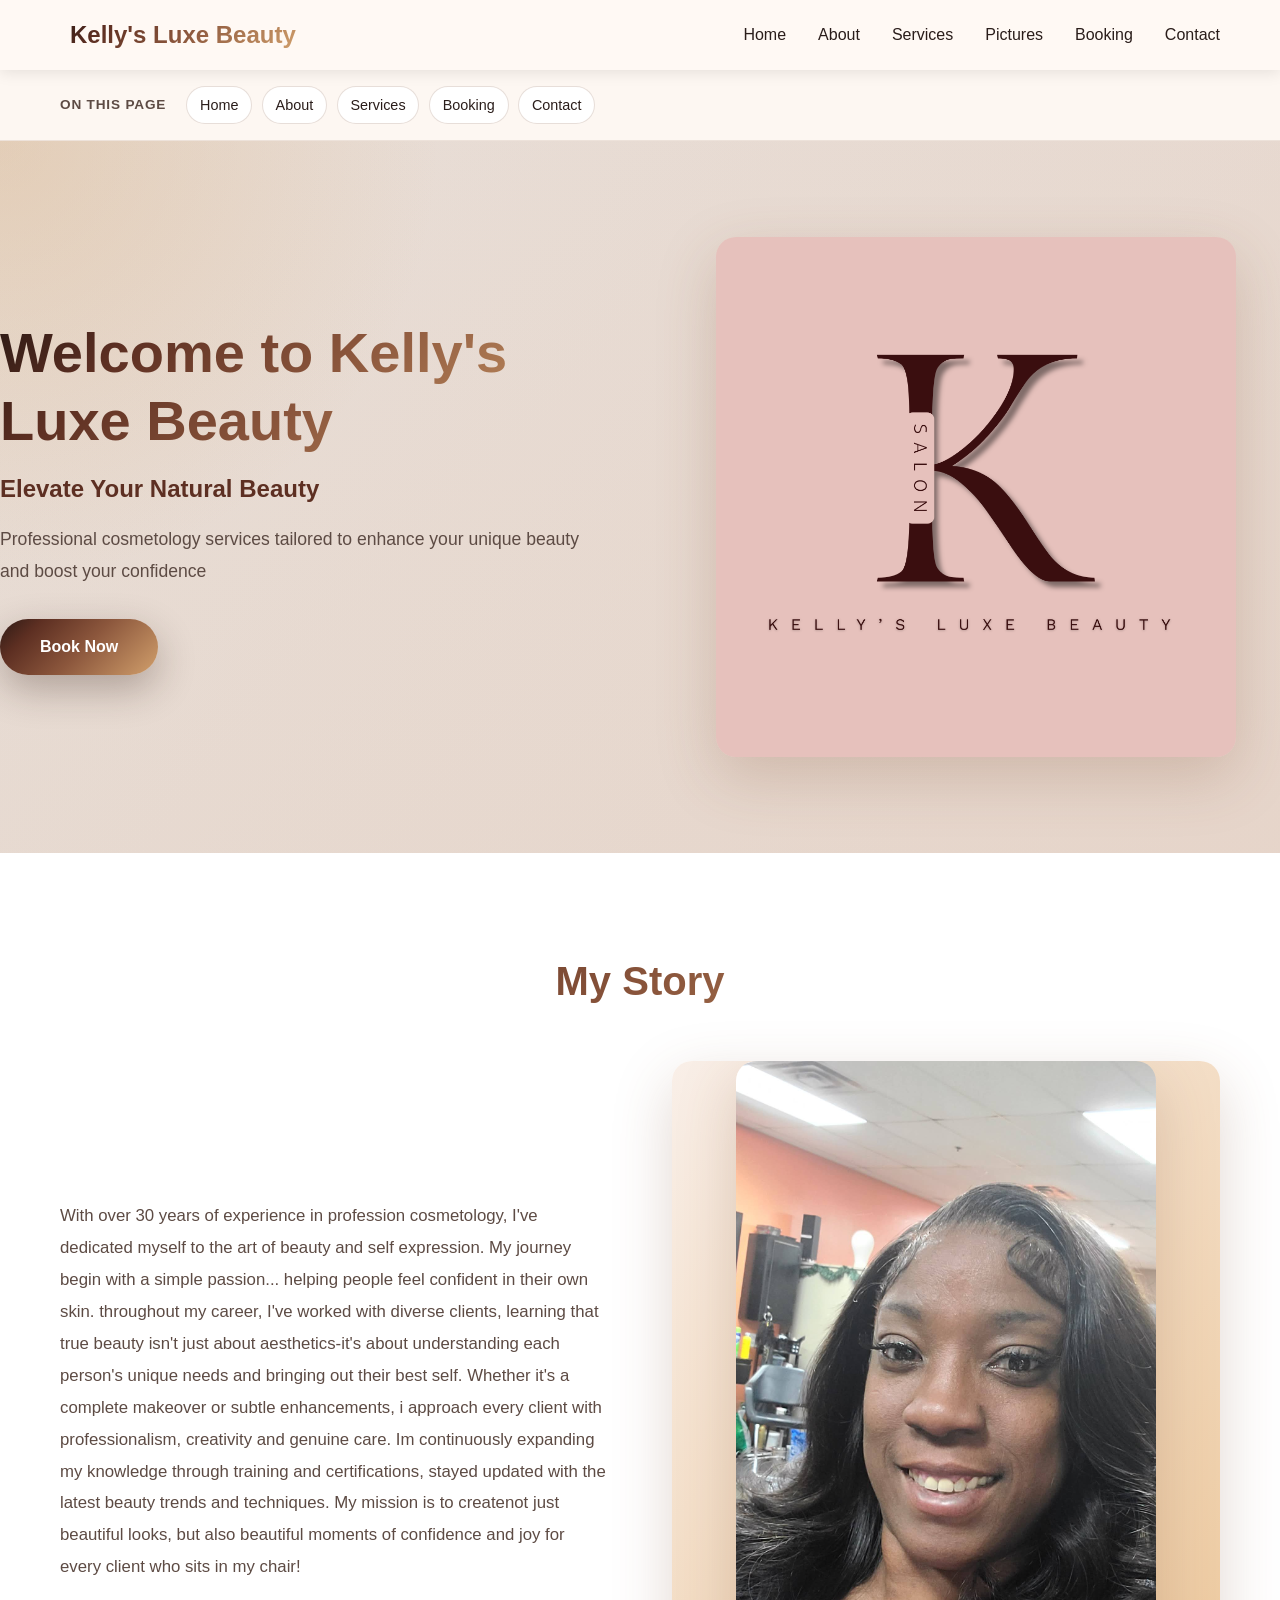
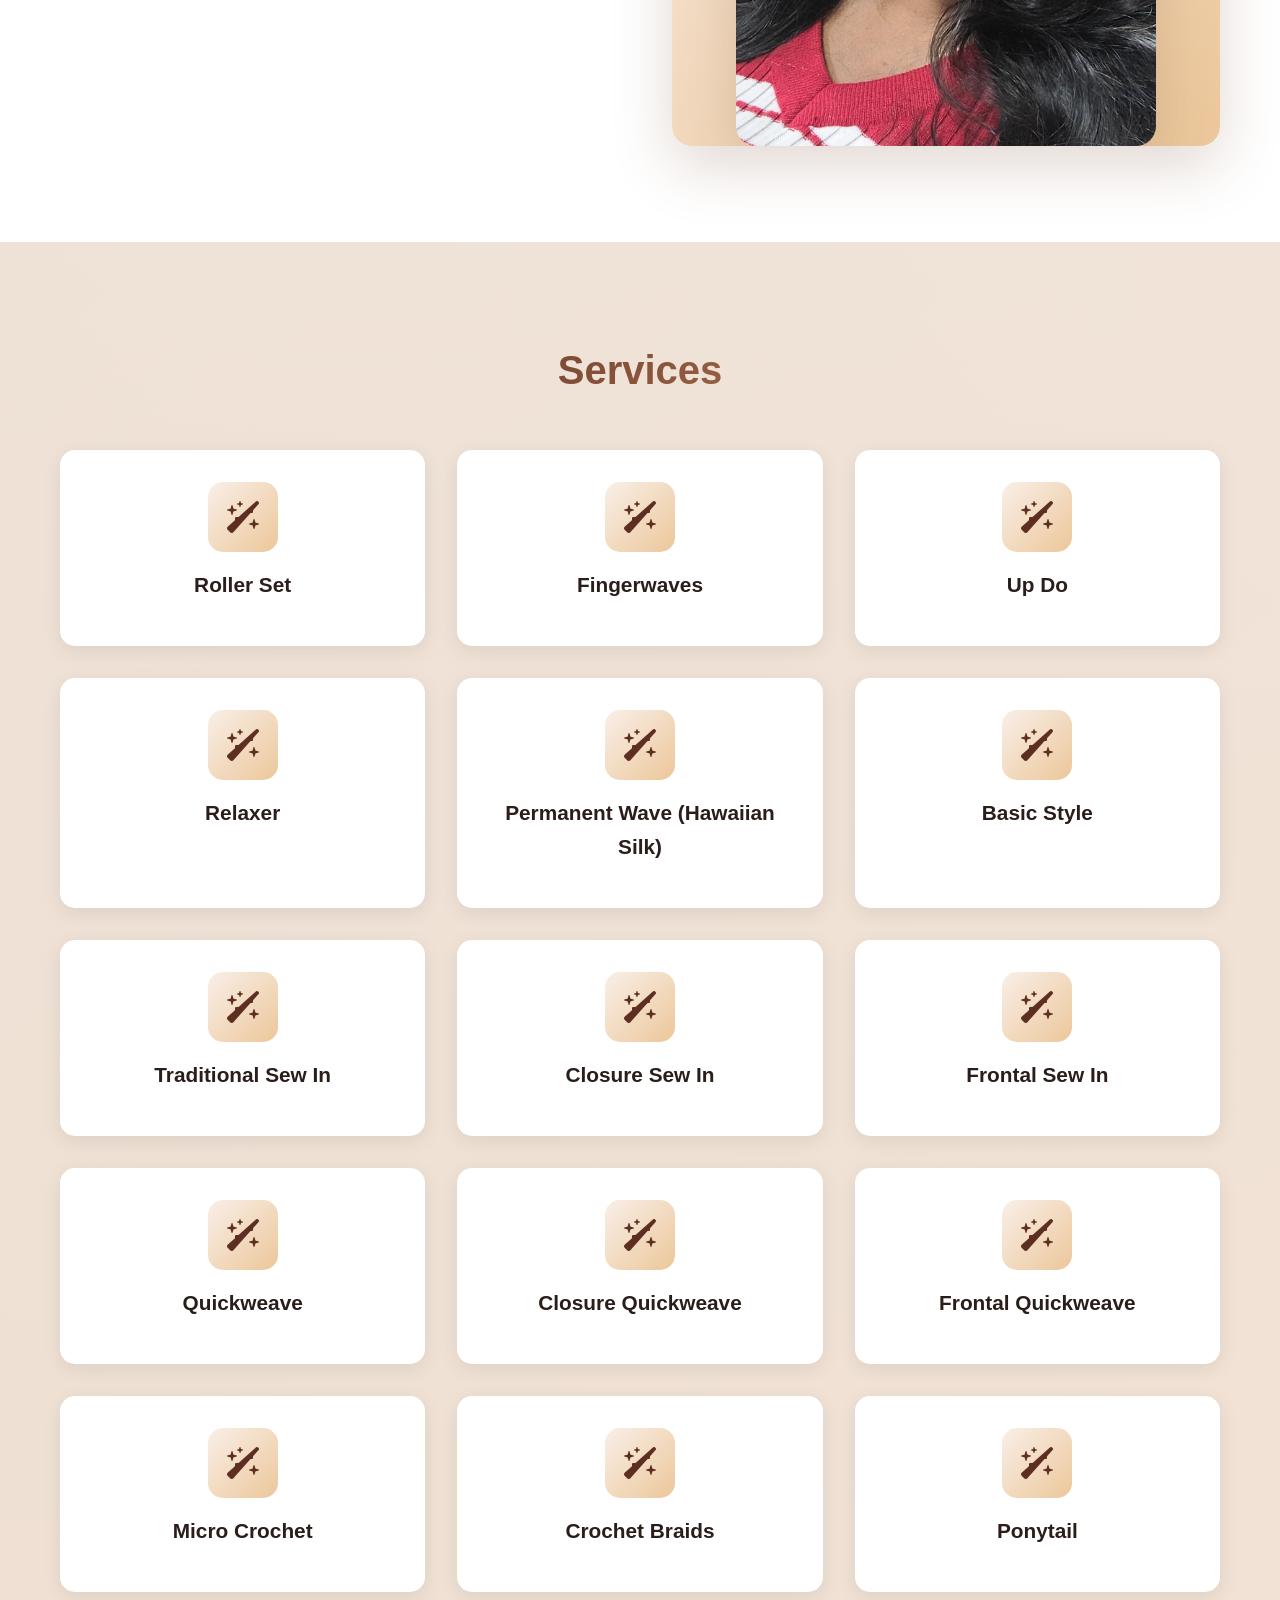
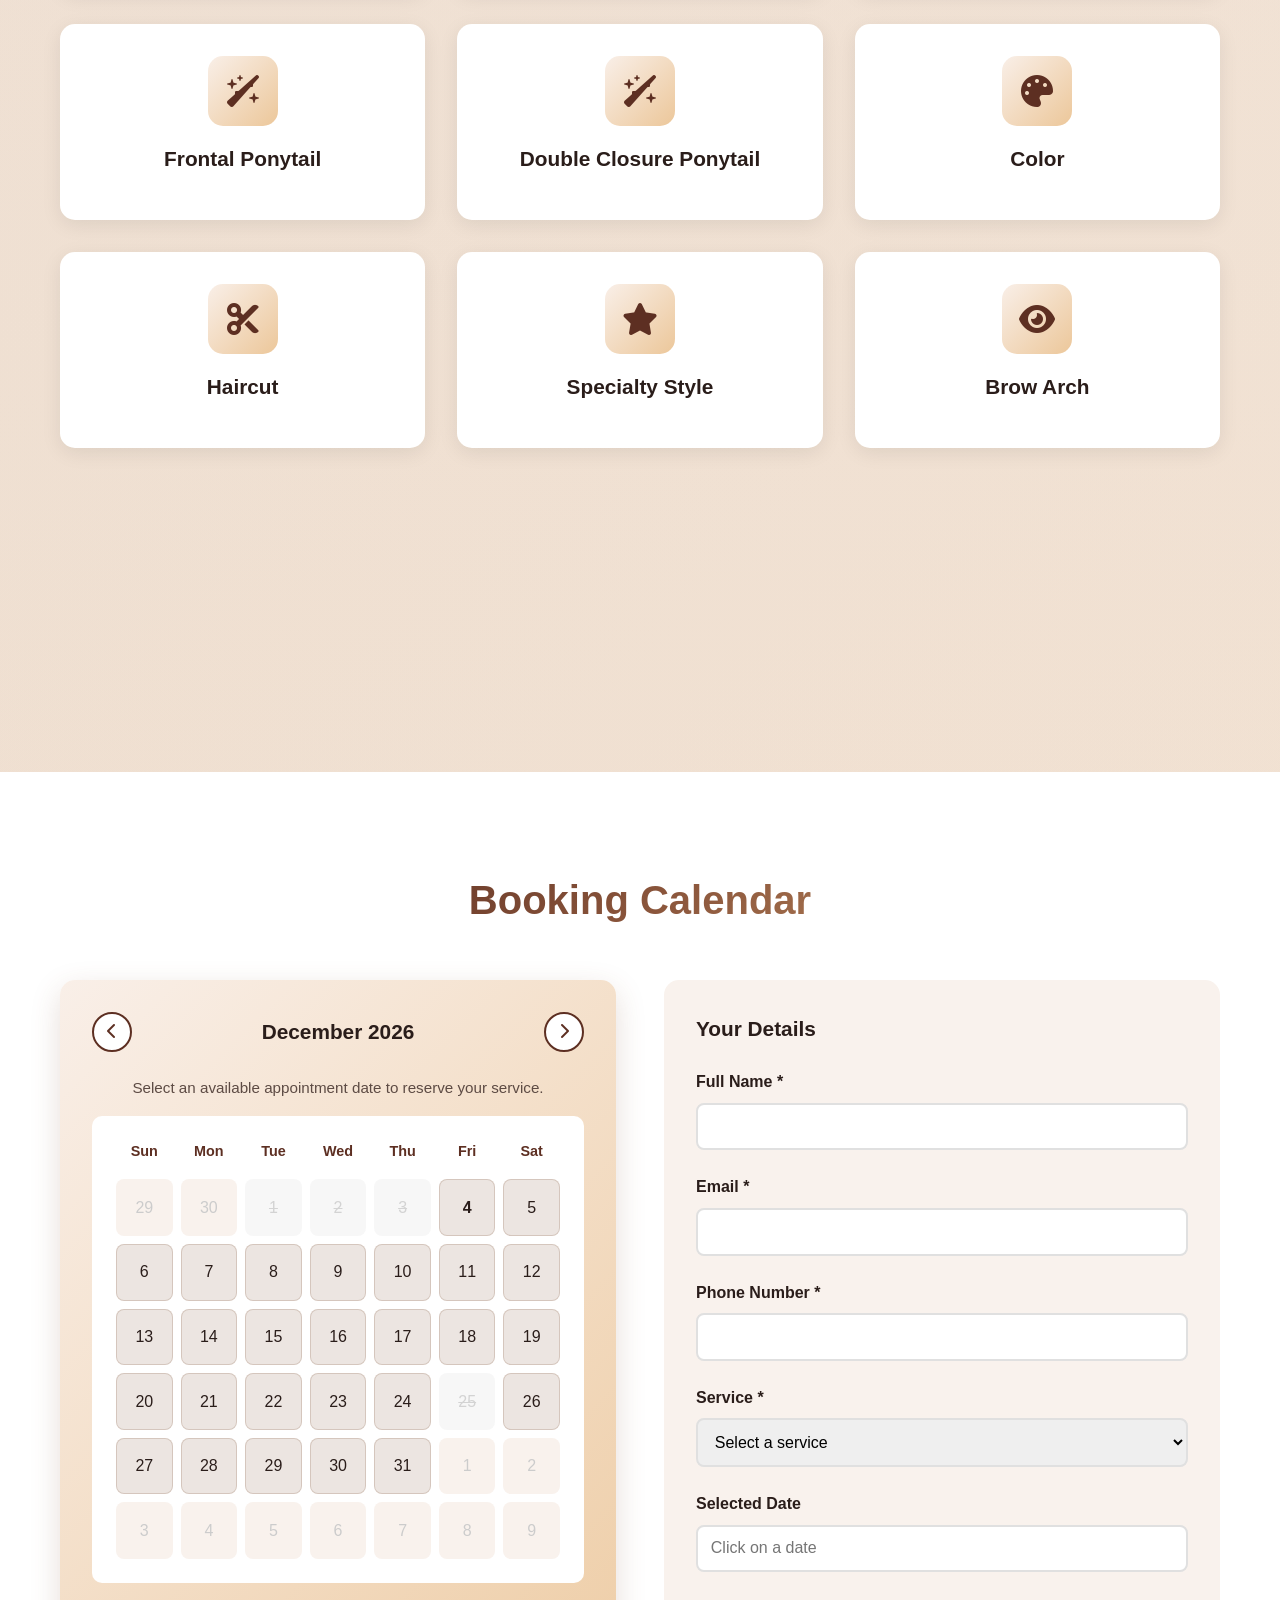
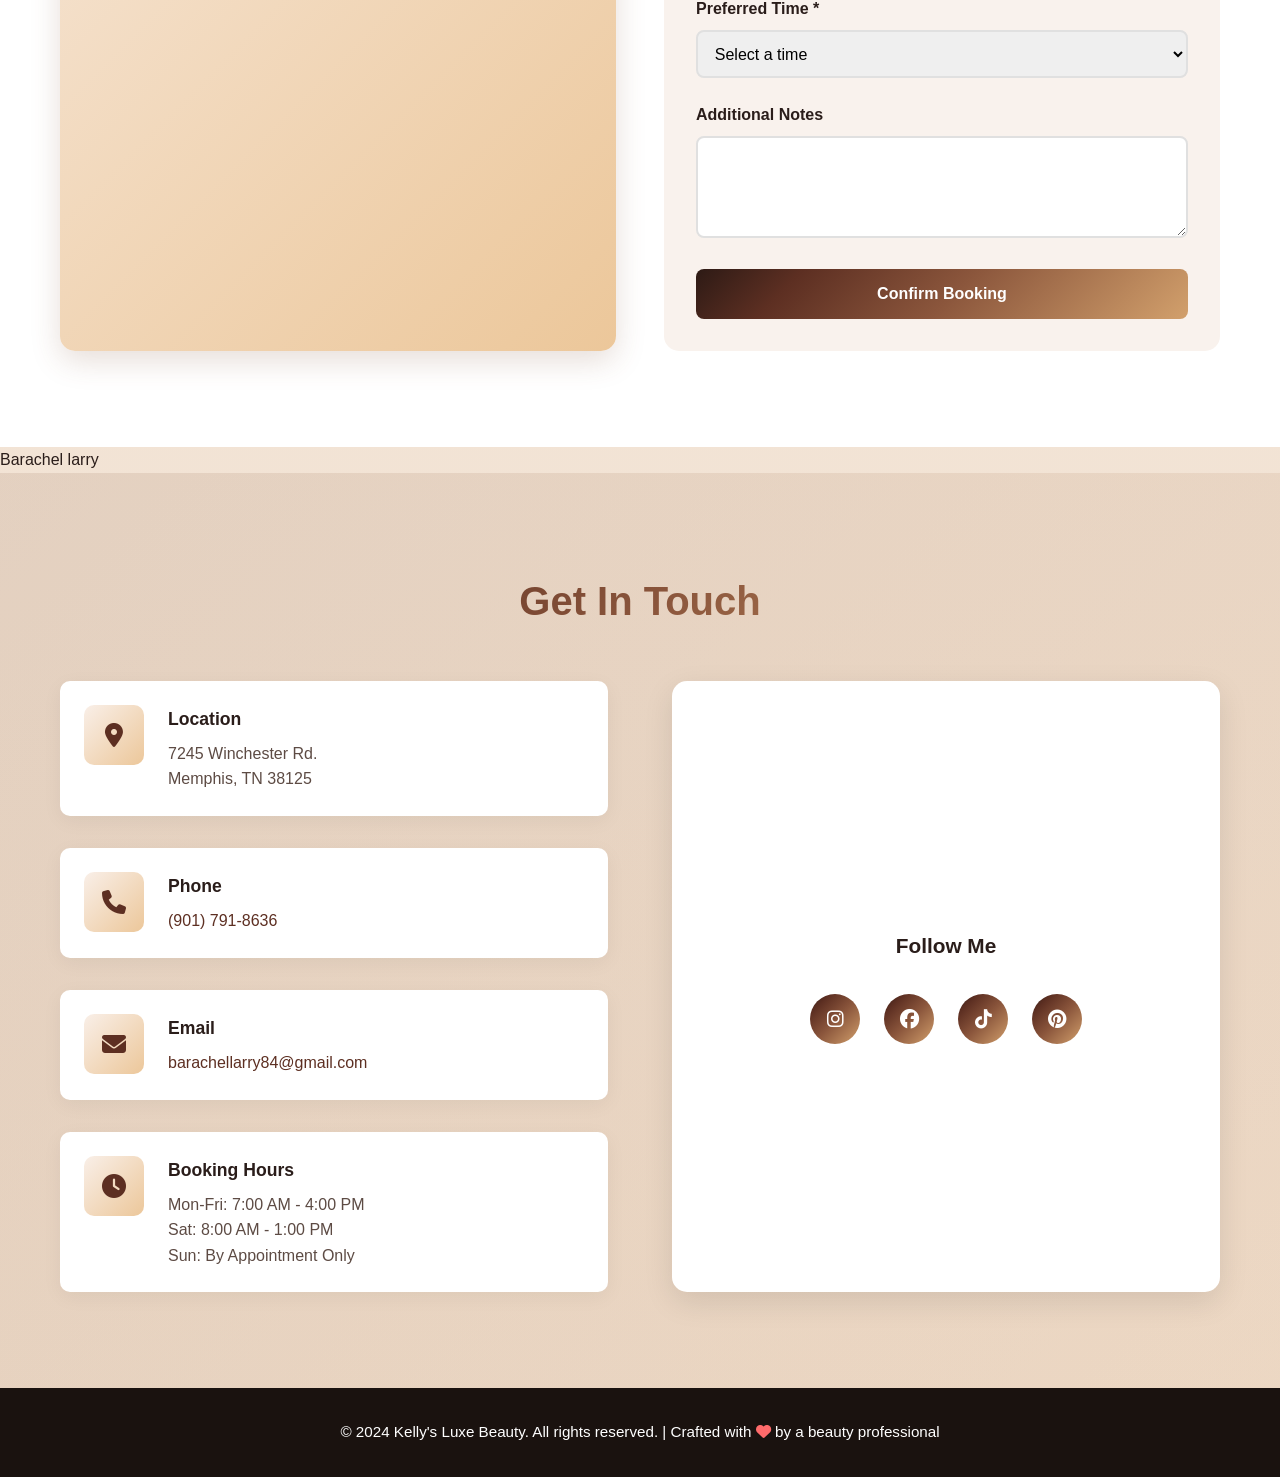
<file: index.html>
<!DOCTYPE html>
<html lang="en">
<head>
    <meta charset="UTF-8">
    <meta name="viewport" content="width=device-width, initial-scale=1.0">
    <title>Kelly's Luxe Beauty - Professional Cosmetology Services</title>
    <link rel="stylesheet" href="styles.css">
    <link rel="stylesheet" href="https://cdnjs.cloudflare.com/ajax/libs/font-awesome/6.4.0/css/all.min.css">
</head>
<body>
    <!-- Navigation -->
    <nav class="navbar">
        <div class="container">
            <div class="nav-wrapper">
                <div class="logo">
                    <i class="fas fa-sparkles"></i>
                    <span>Kelly's Luxe Beauty</span>
                </div>
                <ul class="nav-links">
                    <li><a href="#home">Home</a></li>
                    <li><a href="#about">About</a></li>
                    <li><a href="#skills">Services</a></li>
                    <li><a href="pictures.html">Pictures</a></li>
                    <li><a href="#booking">Booking</a></li>
                    <li><a href="#contact">Contact</a></li>
                </ul>
                <div class="hamburger">
                    <span></span>
                    <span></span>
                    <span></span>
                </div>
            </div>
        </div>
    </nav>

    <nav class="table-of-contents" aria-label="Table of contents">
        <div class="container">
            <h2>On this page</h2>
            <ul>
                <li><a href="#home">Home</a></li>
                <li><a href="#about">About</a></li>
                <li><a href="#skills">Services</a></li>
                <li><a href="#booking">Booking</a></li>
                <li><a href="#contact">Contact</a></li>
            </ul>
        </div>
    </nav>

    <!-- Welcome Section / Hero -->
    <section id="home" class="hero">
        <div class="hero-content">
            <h1 class="hero-title">Welcome to Kelly's Luxe Beauty</h1>
            <p class="hero-subtitle">Elevate Your Natural Beauty</p>
            <p class="hero-description">Professional cosmetology services tailored to enhance your unique beauty and boost your confidence</p>
            <a href="#booking" class="cta-button">Book Now</a>
        </div>
        <div class="hero-image">
            <img class="brand-logo" src="Images/KELLY%20LUXE%20BEAUTY%20(1)%20Logo.png" alt="Kelly's Luxe Beauty logo">
        </div>
    </section>

    <!-- About / Personal Story -->
    <section id="about" class="about">
        <div class="container">
            <h2 class="section-title">My Story</h2>
            <div class="about-content">
                <div class="about-text">
                    <p>
                        With over 30 years of experience in profession cosmetology, I've dedicated myself to the art of beauty and self expression. My journey begin with a simple passion... helping people feel confident in their own skin. throughout my career, I've worked with diverse clients, learning that true beauty isn't just about aesthetics-it's about understanding each person's unique needs and bringing out their best self. Whether it's a complete makeover or subtle enhancements, i approach every client with professionalism, creativity and genuine care. Im continuously expanding my knowledge through training and certifications, stayed updated with the latest beauty trends and techniques. My mission is to createnot just beautiful looks, but also beautiful moments of confidence and joy for every client who sits in my chair!
                    </p>
                </div>
                <div class="about-image">
                    <div class="image-placeholder-secondary">
                        <img src="Images/Logo%20pic%20kelly.jpg" alt="Kelly's Luxe Beauty story image" class="story-image">
                    </div>
                </div>
            </div>
        </div>
    </section>

    <!-- Services Section -->
    <section id="skills" class="skills">
        <div class="container">
            <h2 class="section-title">Services</h2>
            <div class="skills-grid">
                <div class="skill-card">
                    <div class="skill-icon">
                        <i class="fas fa-wand-sparkles"></i>
                    </div>
                    <h3>Roller Set</h3>
                </div>
                <div class="skill-card">
                    <div class="skill-icon">
                        <i class="fas fa-wand-sparkles"></i>
                    </div>
                    <h3>Fingerwaves</h3>
                </div>
                <div class="skill-card">
                    <div class="skill-icon">
                        <i class="fas fa-wand-sparkles"></i>
                    </div>
                    <h3>Up Do</h3>
                </div>
                <div class="skill-card">
                    <div class="skill-icon">
                        <i class="fas fa-wand-sparkles"></i>
                    </div>
                    <h3>Relaxer</h3>
                </div>
                <div class="skill-card">
                    <div class="skill-icon">
                        <i class="fas fa-wand-sparkles"></i>
                    </div>
                    <h3>Permanent Wave (Hawaiian Silk)</h3>
                </div>
                <div class="skill-card">
                    <div class="skill-icon">
                        <i class="fas fa-wand-sparkles"></i>
                    </div>
                    <h3>Basic Style</h3>
                </div>
                <div class="skill-card">
                    <div class="skill-icon">
                        <i class="fas fa-wand-sparkles"></i>
                    </div>
                    <h3>Traditional Sew In</h3>
                </div>
                <div class="skill-card">
                    <div class="skill-icon">
                        <i class="fas fa-wand-sparkles"></i>
                    </div>
                    <h3>Closure Sew In</h3>
                </div>
                <div class="skill-card">
                    <div class="skill-icon">
                        <i class="fas fa-wand-sparkles"></i>
                    </div>
                    <h3>Frontal Sew In</h3>
                </div>
                <div class="skill-card">
                    <div class="skill-icon">
                        <i class="fas fa-wand-sparkles"></i>
                    </div>
                    <h3>Quickweave</h3>
                </div>
                <div class="skill-card">
                    <div class="skill-icon">
                        <i class="fas fa-wand-sparkles"></i>
                    </div>
                    <h3>Closure Quickweave</h3>
                </div>
                <div class="skill-card">
                    <div class="skill-icon">
                        <i class="fas fa-wand-sparkles"></i>
                    </div>
                    <h3>Frontal Quickweave</h3>
                </div>
                <div class="skill-card">
                    <div class="skill-icon">
                        <i class="fas fa-wand-sparkles"></i>
                    </div>
                    <h3>Micro Crochet</h3>
                </div>
                <div class="skill-card">
                    <div class="skill-icon">
                        <i class="fas fa-wand-sparkles"></i>
                    </div>
                    <h3>Crochet Braids</h3>
                </div>
                <div class="skill-card">
                    <div class="skill-icon">
                        <i class="fas fa-wand-sparkles"></i>
                    </div>
                    <h3>Ponytail</h3>
                </div>
                <div class="skill-card">
                    <div class="skill-icon">
                        <i class="fas fa-wand-sparkles"></i>
                    </div>
                    <h3>Frontal Ponytail</h3>
                </div>
                <div class="skill-card">
                    <div class="skill-icon">
                        <i class="fas fa-wand-sparkles"></i>
                    </div>
                    <h3>Double Closure Ponytail</h3>
                </div>
                <div class="skill-card">
                    <div class="skill-icon">
                        <i class="fas fa-palette"></i>
                    </div>
                    <h3>Color</h3>
                </div>
                <div class="skill-card">
                    <div class="skill-icon">
                        <i class="fas fa-scissors"></i>
                    </div>
                    <h3>Haircut</h3>
                </div>
                <div class="skill-card">
                    <div class="skill-icon">
                        <i class="fas fa-star"></i>
                    </div>
                    <h3>Specialty Style</h3>
                </div>
                <div class="skill-card">
                    <div class="skill-icon">
                        <i class="fas fa-eye"></i>
                    </div>
                    <h3>Brow Arch</h3>
                </div>
                <div class="skill-card">
                    <div class="skill-icon">
                        <i class="fas fa-eye"></i>
                    </div>
                    <h3>Individual Lashes</h3>
                </div>
                <div class="skill-card">
                    <div class="skill-icon">
                        <i class="fas fa-eye"></i>
                    </div>
                    <h3>Strip Lashes</h3>
                </div>
            </div>
        </div>
    </section>

    <!-- Booking Calendar -->
    <section id="booking" class="booking">
        <div class="container">
            <h2 class="section-title">Booking Calendar</h2>
            <div class="booking-content">
                <div class="calendar-container">
                    <div class="calendar-header">
                        <button id="prevMonth" class="month-btn"><i class="fas fa-chevron-left"></i></button>
                        <h3 id="currentMonth"></h3>
                        <button id="nextMonth" class="month-btn"><i class="fas fa-chevron-right"></i></button>
                    </div>
                    <p class="booking-intro">Select an available appointment date to reserve your service.</p>
                    <div class="calendar">
                        <div class="weekdays">
                            <div>Sun</div>
                            <div>Mon</div>
                            <div>Tue</div>
                            <div>Wed</div>
                            <div>Thu</div>
                            <div>Fri</div>
                            <div>Sat</div>
                        </div>
                        <div class="days" id="calendarDays"></div>
                    </div>
                </div>

                <div class="booking-form">
                    <h3>Your Details</h3>
                    <form id="bookingForm">
                        <div class="form-group">
                            <label for="name">Full Name *</label>
                            <input type="text" id="name" name="name" required>
                        </div>
                        <div class="form-group">
                            <label for="email">Email *</label>
                            <input type="email" id="email" name="email" required>
                        </div>
                        <div class="form-group">
                            <label for="phone">Phone Number *</label>
                            <input type="tel" id="phone" name="phone" required>
                        </div>
                        <div class="form-group">
                            <label for="service">Service *</label>
                            <select id="service" name="service" required>
                                <option value="">Select a service</option>
                                <option value="hair">Hair Styling</option>
                                <option value="eyebrows">Eyebrow Arching</option>
                                <option value="color">Color Consultation</option>
                            </select>
                        </div>
                        <div class="form-group">
                            <label for="selectedDate">Selected Date</label>
                            <input type="text" id="selectedDate" name="selectedDate" readonly placeholder="Click on a date">
                        </div>
                        <div class="form-group">
                            <label for="time">Preferred Time *</label>
                            <select id="time" name="time" required>
                                <option value="">Select a time</option>
                                <option value="07:00">7:00 AM</option>
                                <option value="08:00">8:00 AM</option>
                                <option value="09:00">9:00 AM</option>
                                <option value="10:00">10:00 AM</option>
                                <option value="11:00">11:00 AM</option>
                                <option value="12:00">12:00 PM</option>
                                <option value="13:00">1:00 PM</option>
                                <option value="14:00">2:00 PM</option>
                                <option value="15:00">3:00 PM</option>
                                <option value="16:00">4:00 PM</option>
                            </select>
                        </div>
                        <div class="form-group">
                            <label for="notes">Additional Notes</label>
                            <textarea id="notes" name="notes" rows="4"></textarea>
                        </div>
                        <button type="submit" class="submit-btn">Confirm Booking</button>
                    </form>
                    <div id="bookingMessage" class="booking-message"></div>
                </div>
            </div>
        </div>
    </section>

    <!-- Contact Section -->Barachel larry
    <section id="contact" class="contact">
        <div class="container">
            <h2 class="section-title">Get In Touch</h2>
            <div class="contact-content">
                <div class="contact-info">
                    <div class="contact-item">
                        <div class="contact-icon">
                            <i class="fas fa-map-marker-alt"></i>
                        </div>
                        <div class="contact-details">
                            <h4>Location</h4>
                            <p>7245 Winchester Rd.<br>Memphis, TN 38125</p>
                        </div>
                    </div>
                    <div class="contact-item">
                        <div class="contact-icon">
                            <i class="fas fa-phone"></i>
                        </div>
                        <div class="contact-details">
                            <h4>Phone</h4>
                            <p><a href="tel:+19017918636">(901) 791-8636</a></p>
                        </div>
                    </div>
                    <div class="contact-item">
                        <div class="contact-icon">
                            <i class="fas fa-envelope"></i>
                        </div>
                        <div class="contact-details">
                            <h4>Email</h4>
                            <p><a href="mailto:barachellarry84@gmail.com">barachellarry84@gmail.com</a></p>
                        </div>
                    </div>
                    <div class="contact-item">
                        <div class="contact-icon">
                            <i class="fas fa-clock"></i>
                        </div>
                        <div class="contact-details">
                            <h4>Booking Hours</h4>
                            <p>Mon-Fri: 7:00 AM - 4:00 PM<br>Sat: 8:00 AM - 1:00 PM<br>Sun: By Appointment Only</p>
                        </div>
                    </div>
                </div>

                <div class="social-links">
                    <h3>Follow Me</h3>
                    <div class="socials">
                        <a href="#" class="social-btn" aria-label="Instagram">
                            <i class="fab fa-instagram"></i>
                        </a>
                        <a href="#" class="social-btn" aria-label="Facebook">
                            <i class="fab fa-facebook"></i>
                        </a>
                        <a href="#" class="social-btn" aria-label="TikTok">
                            <i class="fab fa-tiktok"></i>
                        </a>
                        <a href="#" class="social-btn" aria-label="Pinterest">
                            <i class="fab fa-pinterest"></i>
                        </a>
                    </div>
                </div>
            </div>
        </div>
    </section>

    <!-- Footer -->
    <footer class="footer">
        <div class="container">
            <p>&copy; 2024 Kelly's Luxe Beauty. All rights reserved. | Crafted with <i class="fas fa-heart"></i> by a beauty professional</p>
        </div>
    </footer>

    <script src="script.js"></script>
</body>
</html>
</file>
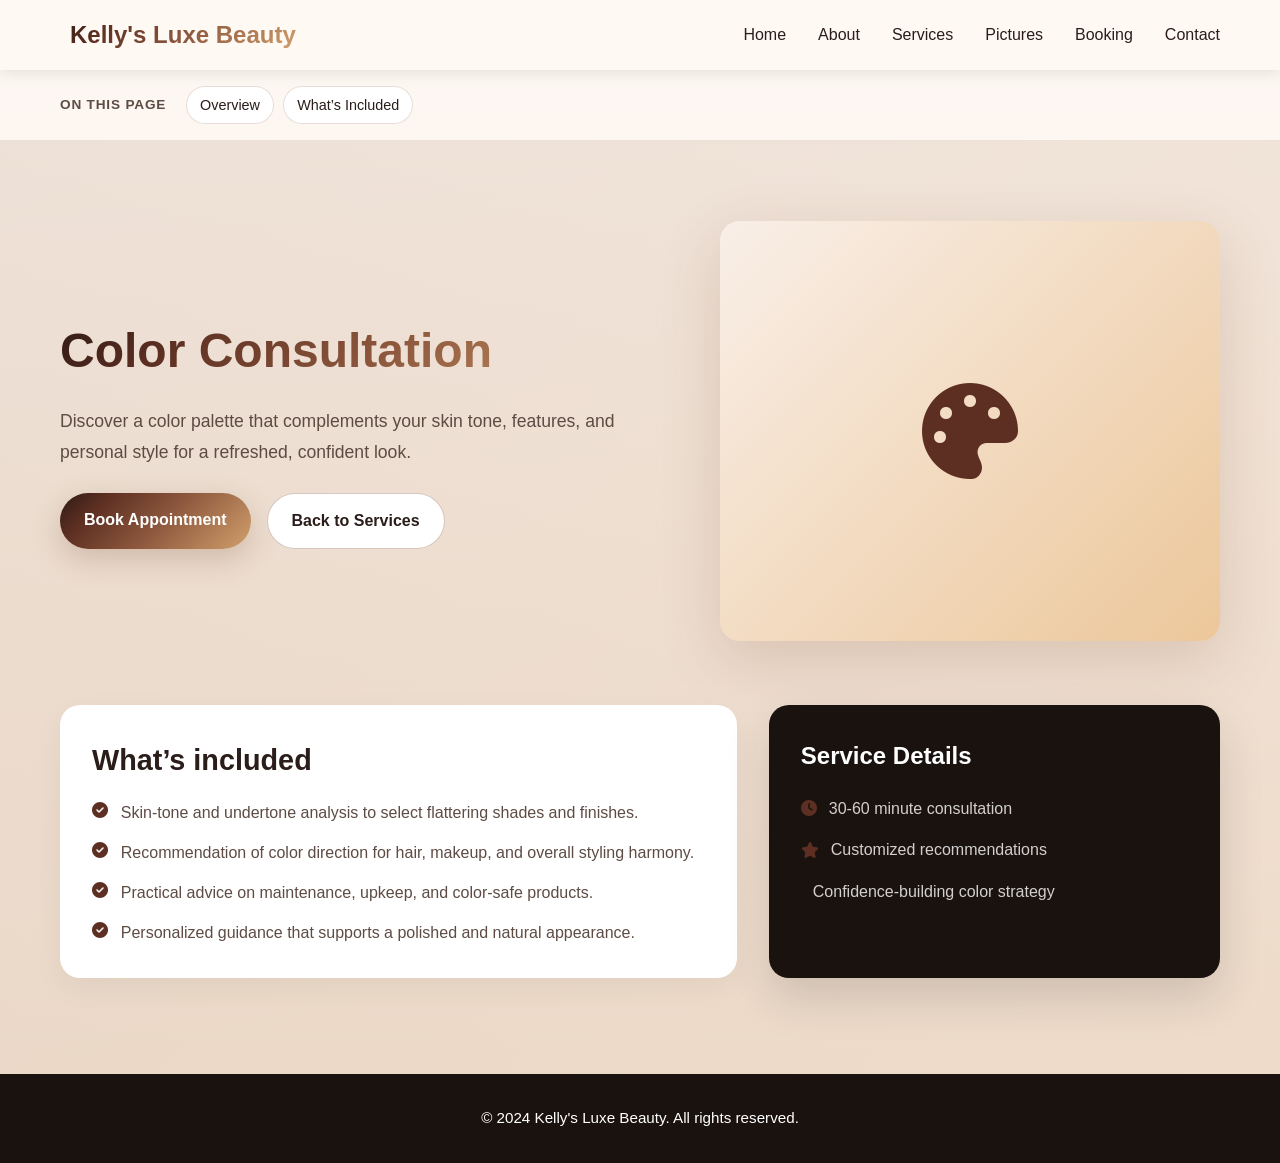
<file: color-consultation.html>
<!DOCTYPE html>
<html lang="en">
<head>
    <meta charset="UTF-8">
    <meta name="viewport" content="width=device-width, initial-scale=1.0">
    <title>Color Consultation | Kelly's Luxe Beauty</title>
    <link rel="stylesheet" href="styles.css">
    <link rel="stylesheet" href="https://cdnjs.cloudflare.com/ajax/libs/font-awesome/6.4.0/css/all.min.css">
</head>
<body>
    <nav class="navbar">
        <div class="container">
            <div class="nav-wrapper">
                <div class="logo">
                    <i class="fas fa-sparkles"></i>
                    <span>Kelly's Luxe Beauty</span>
                </div>
                <ul class="nav-links">
                    <li><a href="index.html#home">Home</a></li>
                    <li><a href="index.html#about">About</a></li>
                    <li><a href="index.html#skills">Services</a></li>
                    <li><a href="pictures.html">Pictures</a></li>
                    <li><a href="index.html#booking">Booking</a></li>
                    <li><a href="index.html#contact">Contact</a></li>
                </ul>
                <div class="hamburger">
                    <span></span>
                    <span></span>
                    <span></span>
                </div>
            </div>
        </div>
    </nav>

    <nav class="table-of-contents" aria-label="Table of contents">
        <div class="container">
            <h2>On this page</h2>
            <ul>
                <li><a href="#page-overview">Overview</a></li>
                <li><a href="#service-details">What’s Included</a></li>
            </ul>
        </div>
    </nav>

    <main class="service-page">
        <div class="container">
            <section class="page-hero" id="page-overview">
                <div class="page-hero-copy">
                    <h1>Color Consultation</h1>
                    <p>Discover a color palette that complements your skin tone, features, and personal style for a refreshed, confident look.</p>
                    <div class="page-actions">
                        <a href="index.html#booking" class="secondary-btn primary">Book Appointment</a>
                        <a href="index.html#skills" class="secondary-btn light">Back to Services</a>
                    </div>
                </div>
                <div class="page-visual">
                    <i class="fas fa-palette"></i>
                </div>
            </section>

            <section class="service-details" id="service-details">
                <div class="service-card">
                    <h2>What’s included</h2>
                    <ul>
                        <li><i class="fas fa-check-circle"></i><span>Skin-tone and undertone analysis to select flattering shades and finishes.</span></li>
                        <li><i class="fas fa-check-circle"></i><span>Recommendation of color direction for hair, makeup, and overall styling harmony.</span></li>
                        <li><i class="fas fa-check-circle"></i><span>Practical advice on maintenance, upkeep, and color-safe products.</span></li>
                        <li><i class="fas fa-check-circle"></i><span>Personalized guidance that supports a polished and natural appearance.</span></li>
                    </ul>
                </div>

                <aside class="info-panel">
                    <h3>Service Details</h3>
                    <ul>
                        <li><i class="fas fa-clock"></i><span>30-60 minute consultation</span></li>
                        <li><i class="fas fa-star"></i><span>Customized recommendations</span></li>
                        <li><i class="fas fa-sparkles"></i><span>Confidence-building color strategy</span></li>
                    </ul>
                </aside>
            </section>
        </div>
    </main>

    <footer class="footer">
        <div class="container">
            <p>&copy; 2024 Kelly's Luxe Beauty. All rights reserved.</p>
        </div>
    </footer>

    <script src="script.js"></script>
</body>
</html>
</file>
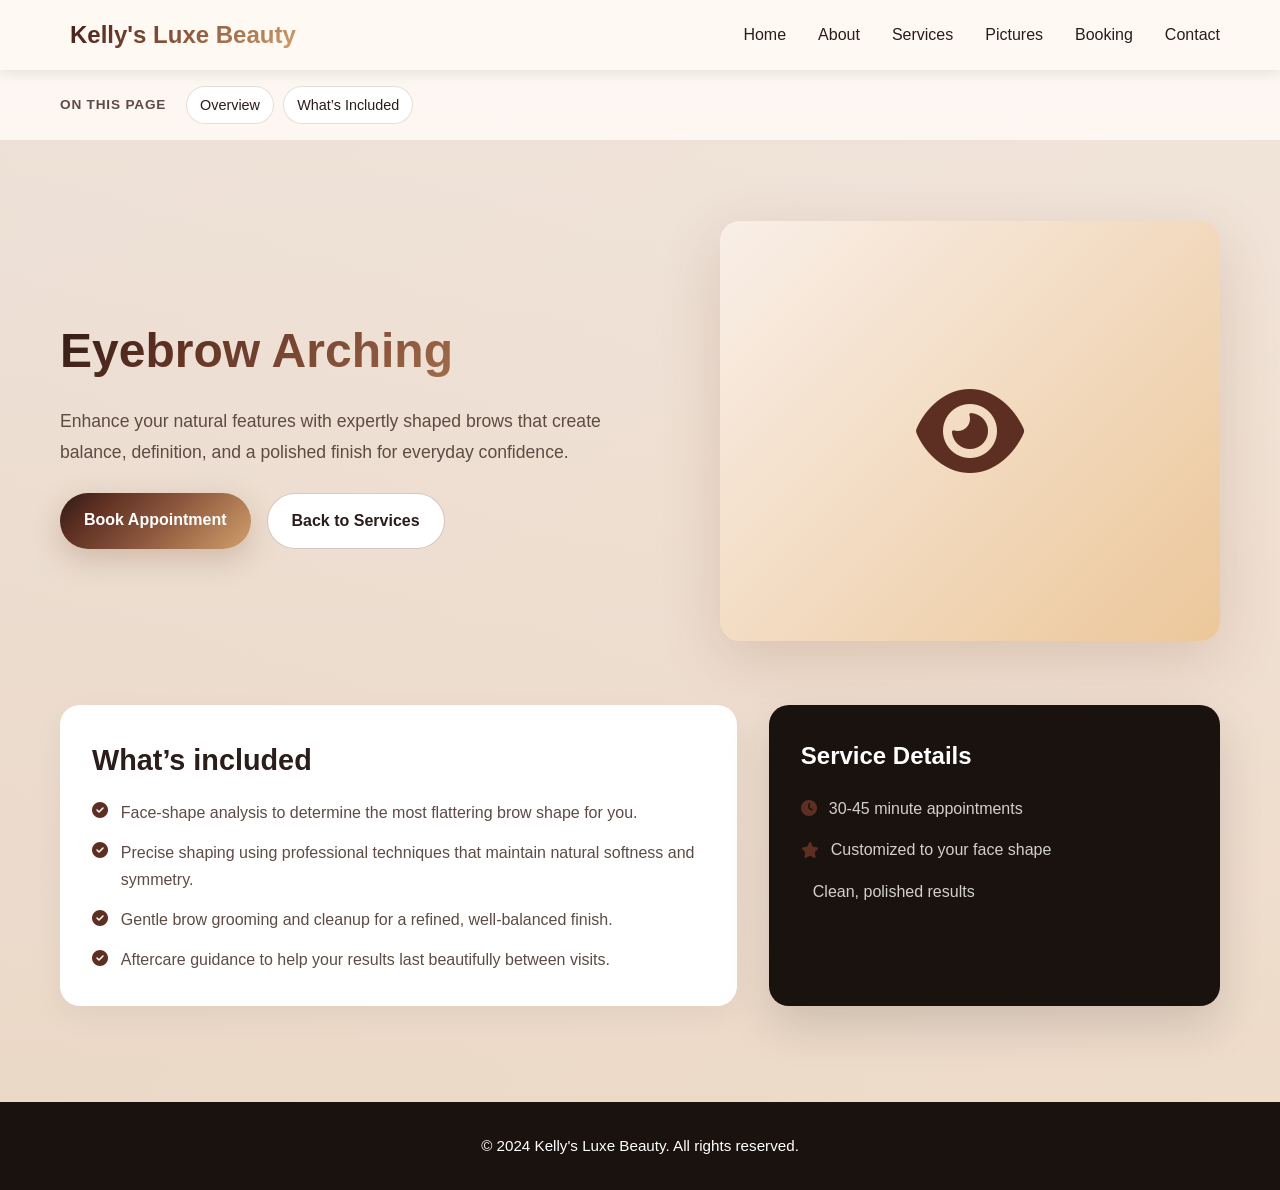
<file: eyebrow-arching.html>
<!DOCTYPE html>
<html lang="en">
<head>
    <meta charset="UTF-8">
    <meta name="viewport" content="width=device-width, initial-scale=1.0">
    <title>Eyebrow Arching | Kelly's Luxe Beauty</title>
    <link rel="stylesheet" href="styles.css">
    <link rel="stylesheet" href="https://cdnjs.cloudflare.com/ajax/libs/font-awesome/6.4.0/css/all.min.css">
</head>
<body>
    <nav class="navbar">
        <div class="container">
            <div class="nav-wrapper">
                <div class="logo">
                    <i class="fas fa-sparkles"></i>
                    <span>Kelly's Luxe Beauty</span>
                </div>
                <ul class="nav-links">
                    <li><a href="index.html#home">Home</a></li>
                    <li><a href="index.html#about">About</a></li>
                    <li><a href="index.html#skills">Services</a></li>
                    <li><a href="pictures.html">Pictures</a></li>
                    <li><a href="index.html#booking">Booking</a></li>
                    <li><a href="index.html#contact">Contact</a></li>
                </ul>
                <div class="hamburger">
                    <span></span>
                    <span></span>
                    <span></span>
                </div>
            </div>
        </div>
    </nav>

    <nav class="table-of-contents" aria-label="Table of contents">
        <div class="container">
            <h2>On this page</h2>
            <ul>
                <li><a href="#page-overview">Overview</a></li>
                <li><a href="#service-details">What’s Included</a></li>
            </ul>
        </div>
    </nav>

    <main class="service-page">
        <div class="container">
            <section class="page-hero" id="page-overview">
                <div class="page-hero-copy">
                    <h1>Eyebrow Arching</h1>
                    <p>Enhance your natural features with expertly shaped brows that create balance, definition, and a polished finish for everyday confidence.</p>
                    <div class="page-actions">
                        <a href="index.html#booking" class="secondary-btn primary">Book Appointment</a>
                        <a href="index.html#skills" class="secondary-btn light">Back to Services</a>
                    </div>
                </div>
                <div class="page-visual">
                    <i class="fas fa-eye"></i>
                </div>
            </section>

            <section class="service-details" id="service-details">
                <div class="service-card">
                    <h2>What’s included</h2>
                    <ul>
                        <li><i class="fas fa-check-circle"></i><span>Face-shape analysis to determine the most flattering brow shape for you.</span></li>
                        <li><i class="fas fa-check-circle"></i><span>Precise shaping using professional techniques that maintain natural softness and symmetry.</span></li>
                        <li><i class="fas fa-check-circle"></i><span>Gentle brow grooming and cleanup for a refined, well-balanced finish.</span></li>
                        <li><i class="fas fa-check-circle"></i><span>Aftercare guidance to help your results last beautifully between visits.</span></li>
                    </ul>
                </div>

                <aside class="info-panel">
                    <h3>Service Details</h3>
                    <ul>
                        <li><i class="fas fa-clock"></i><span>30-45 minute appointments</span></li>
                        <li><i class="fas fa-star"></i><span>Customized to your face shape</span></li>
                        <li><i class="fas fa-sparkles"></i><span>Clean, polished results</span></li>
                    </ul>
                </aside>
            </section>
        </div>
    </main>

    <footer class="footer">
        <div class="container">
            <p>&copy; 2024 Kelly's Luxe Beauty. All rights reserved.</p>
        </div>
    </footer>

    <script src="script.js"></script>
</body>
</html>
</file>
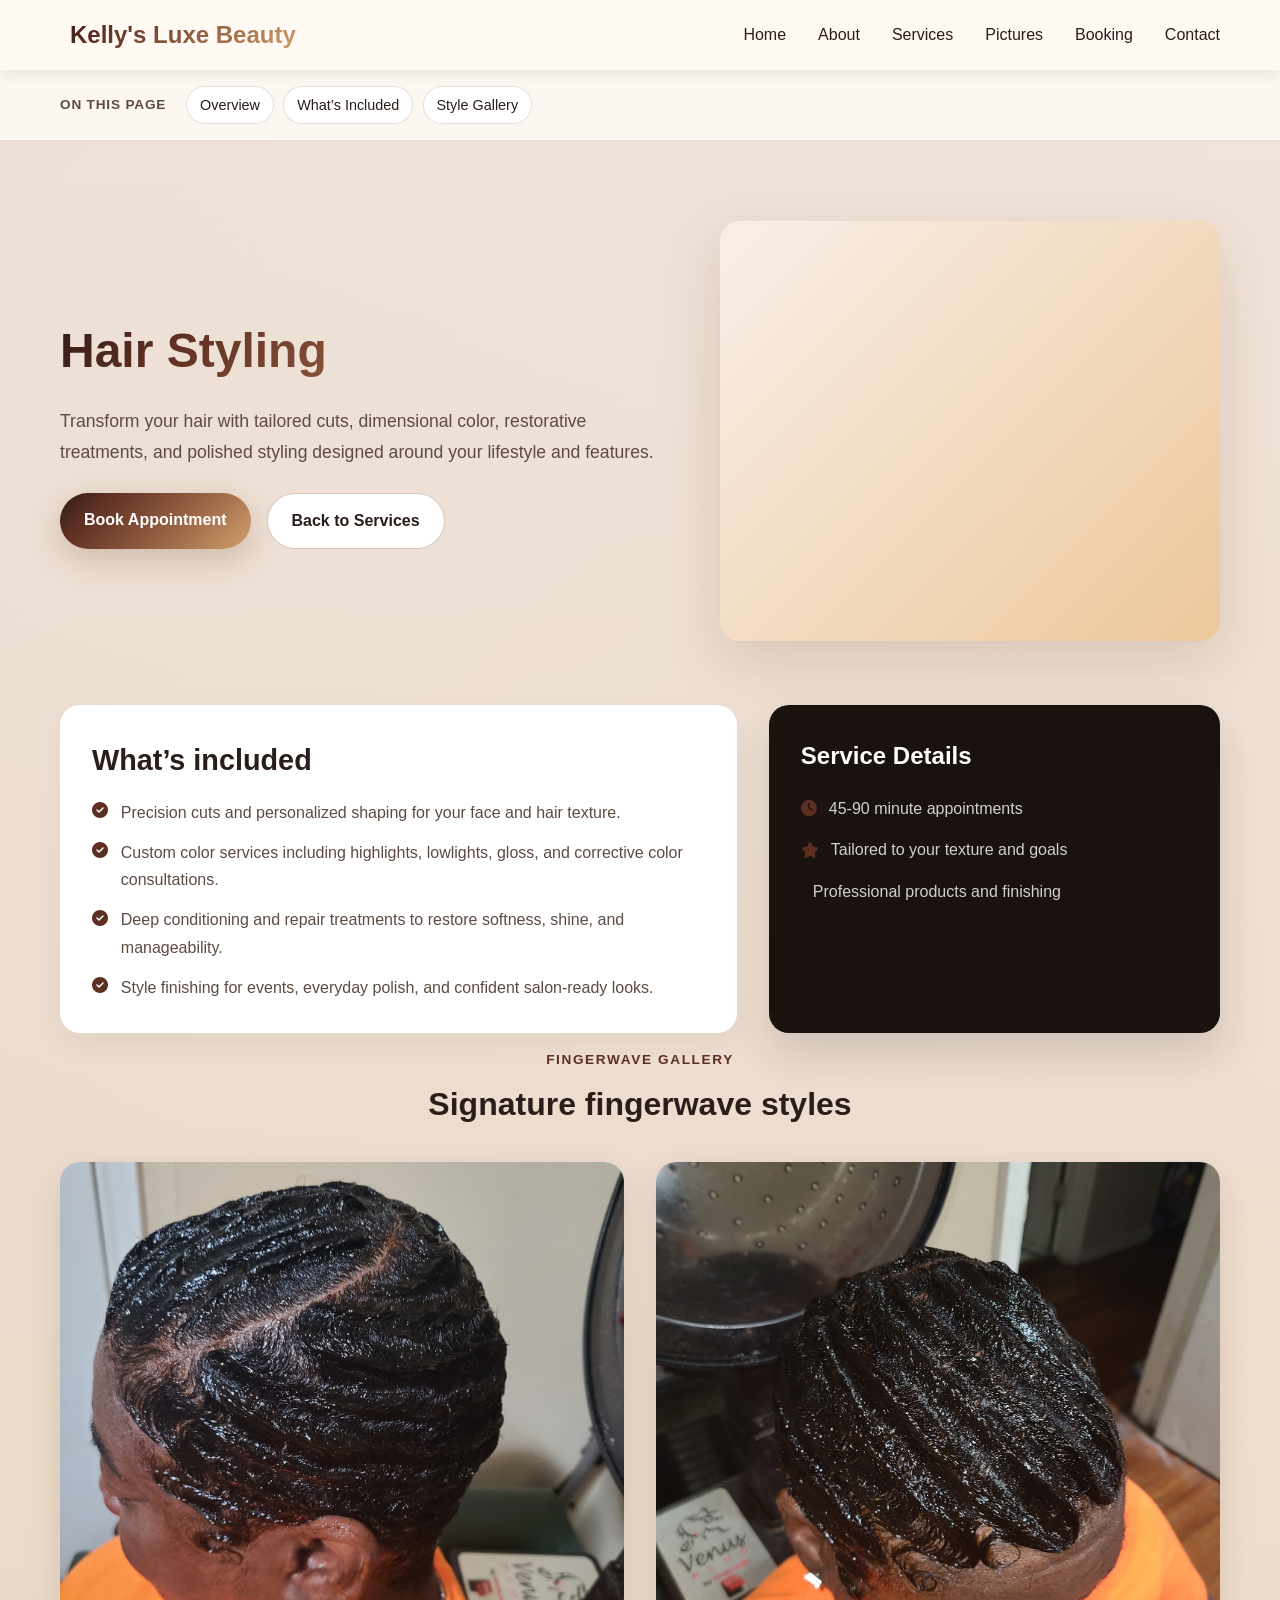
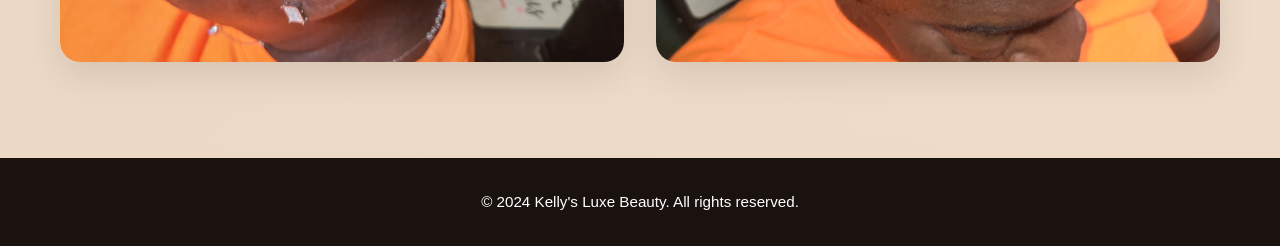
<file: hair-styling.html>
<!DOCTYPE html>
<html lang="en">
<head>
    <meta charset="UTF-8">
    <meta name="viewport" content="width=device-width, initial-scale=1.0">
    <title>Hair Styling | Kelly's Luxe Beauty</title>
    <link rel="stylesheet" href="styles.css">
    <link rel="stylesheet" href="https://cdnjs.cloudflare.com/ajax/libs/font-awesome/6.4.0/css/all.min.css">
</head>
<body>
    <nav class="navbar">
        <div class="container">
            <div class="nav-wrapper">
                <div class="logo">
                    <i class="fas fa-sparkles"></i>
                    <span>Kelly's Luxe Beauty</span>
                </div>
                <ul class="nav-links">
                    <li><a href="index.html#home">Home</a></li>
                    <li><a href="index.html#about">About</a></li>
                    <li><a href="index.html#skills">Services</a></li>
                    <li><a href="pictures.html">Pictures</a></li>
                    <li><a href="index.html#booking">Booking</a></li>
                    <li><a href="index.html#contact">Contact</a></li>
                </ul>
                <div class="hamburger">
                    <span></span>
                    <span></span>
                    <span></span>
                </div>
            </div>
        </div>
    </nav>

    <nav class="table-of-contents" aria-label="Table of contents">
        <div class="container">
            <h2>On this page</h2>
            <ul>
                <li><a href="#page-overview">Overview</a></li>
                <li><a href="#service-details">What’s Included</a></li>
                <li><a href="#style-gallery">Style Gallery</a></li>
            </ul>
        </div>
    </nav>

    <main class="service-page">
        <div class="container">
            <section class="page-hero" id="page-overview">
                <div class="page-hero-copy">
                    <h1>Hair Styling</h1>
                    <p>Transform your hair with tailored cuts, dimensional color, restorative treatments, and polished styling designed around your lifestyle and features.</p>
                    <div class="page-actions">
                        <a href="index.html#booking" class="secondary-btn primary">Book Appointment</a>
                        <a href="index.html#skills" class="secondary-btn light">Back to Services</a>
                    </div>
                </div>
                <div class="page-visual">
                    <i class="fas fa-hair"></i>
                </div>
            </section>

            <section class="service-details" id="service-details">
                <div class="service-card">
                    <h2>What’s included</h2>
                    <ul>
                        <li><i class="fas fa-check-circle"></i><span>Precision cuts and personalized shaping for your face and hair texture.</span></li>
                        <li><i class="fas fa-check-circle"></i><span>Custom color services including highlights, lowlights, gloss, and corrective color consultations.</span></li>
                        <li><i class="fas fa-check-circle"></i><span>Deep conditioning and repair treatments to restore softness, shine, and manageability.</span></li>
                        <li><i class="fas fa-check-circle"></i><span>Style finishing for events, everyday polish, and confident salon-ready looks.</span></li>
                    </ul>
                </div>

                <aside class="info-panel">
                    <h3>Service Details</h3>
                    <ul>
                        <li><i class="fas fa-clock"></i><span>45-90 minute appointments</span></li>
                        <li><i class="fas fa-star"></i><span>Tailored to your texture and goals</span></li>
                        <li><i class="fas fa-sparkles"></i><span>Professional products and finishing</span></li>
                    </ul>
                </aside>
            </section>

            <section class="fingerwave-gallery" id="style-gallery" aria-labelledby="fingerwave-gallery-title">
                <div class="section-heading">
                    <p class="eyebrow">Fingerwave gallery</p>
                    <h2 id="fingerwave-gallery-title">Signature fingerwave styles</h2>
                </div>
                <div class="gallery-grid">
                    <figure class="gallery-item">
                        <img src="Images/FingerwaveExtract/20240611_181348.jpg" alt="Fingerwave hairstyle with defined waves">
                    </figure>
                    <figure class="gallery-item">
                        <img src="Images/FingerwaveExtract/20240611_181402.jpg" alt="Fingerwave hairstyle with smooth, glossy waves">
                    </figure>
                </div>
            </section>
        </div>
    </main>

    <footer class="footer">
        <div class="container">
            <p>&copy; 2024 Kelly's Luxe Beauty. All rights reserved.</p>
        </div>
    </footer>

    <script src="script.js"></script>
</body>
</html>
</file>
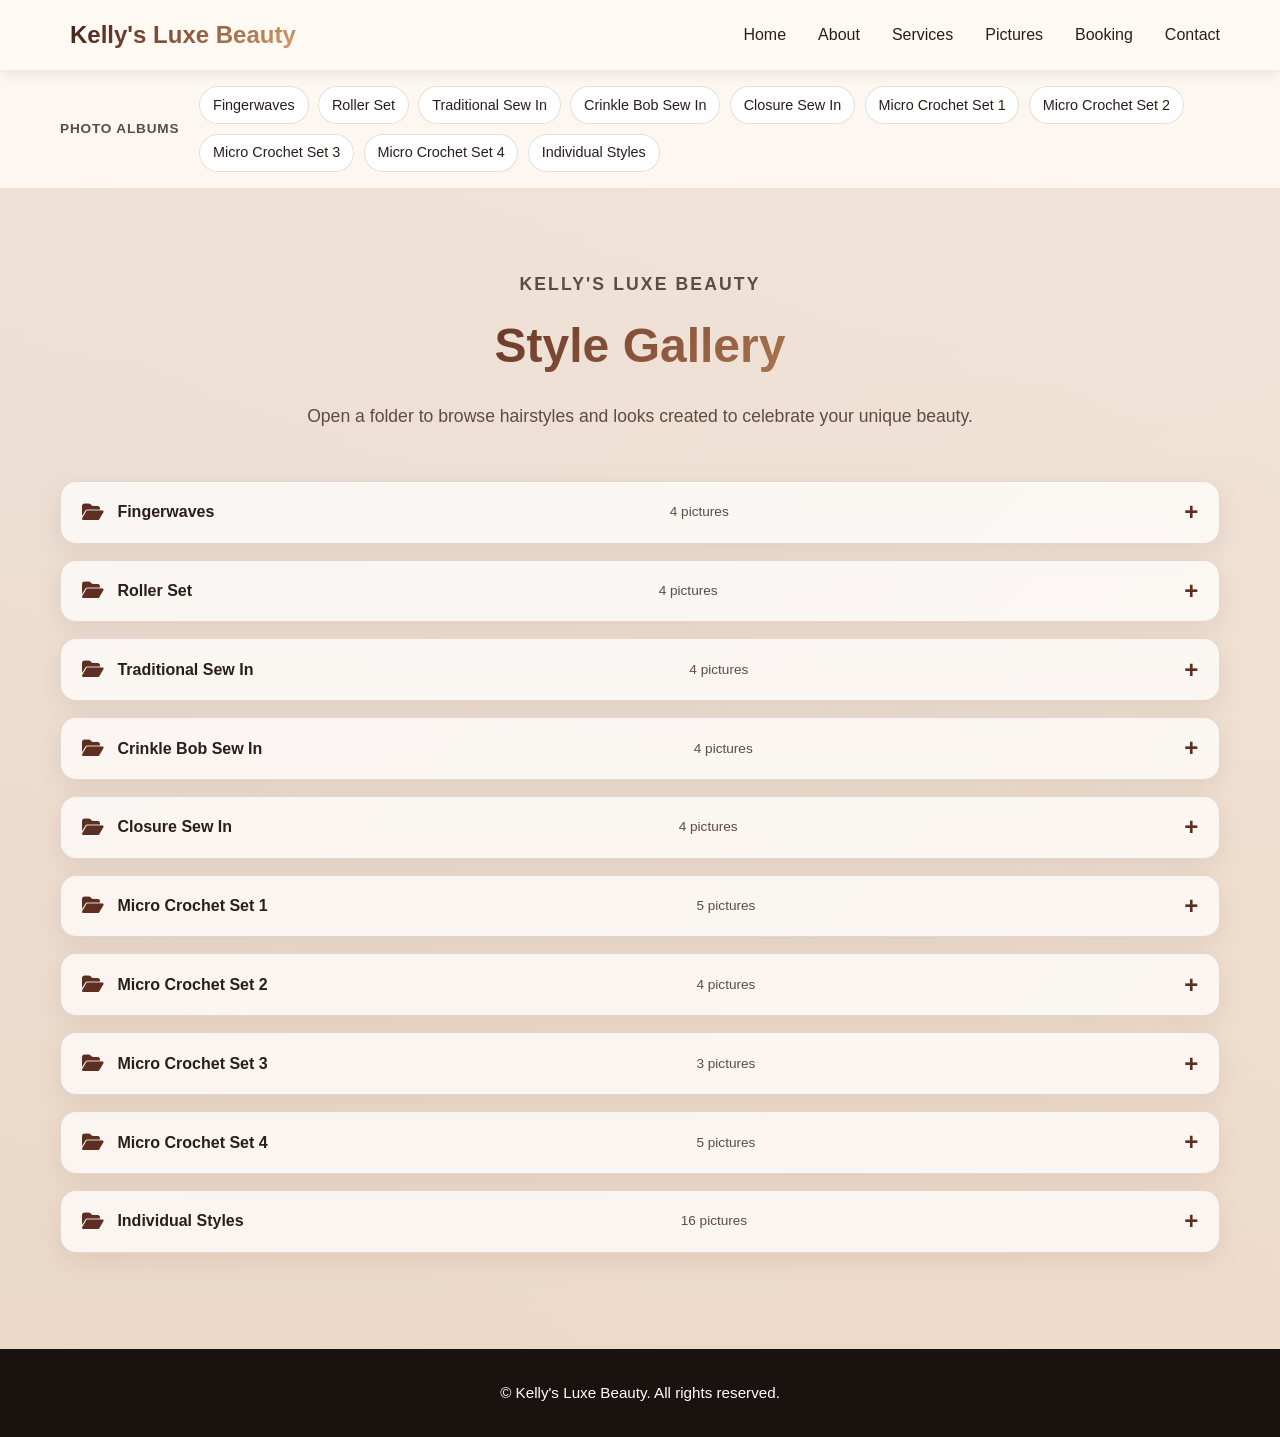
<file: pictures.html>
<!DOCTYPE html>
<html lang="en">
<head>
    <meta charset="UTF-8">
    <meta name="viewport" content="width=device-width, initial-scale=1.0">
    <title>Pictures | Kelly's Luxe Beauty</title>
    <link rel="stylesheet" href="styles.css">
    <link rel="stylesheet" href="https://cdnjs.cloudflare.com/ajax/libs/font-awesome/6.4.0/css/all.min.css">
</head>
<body>
    <nav class="navbar">
        <div class="container">
            <div class="nav-wrapper">
                <div class="logo">
                    <i class="fas fa-sparkles"></i>
                    <span>Kelly's Luxe Beauty</span>
                </div>
                <ul class="nav-links">
                    <li><a href="index.html#home">Home</a></li>
                    <li><a href="index.html#about">About</a></li>
                    <li><a href="index.html#skills">Services</a></li>
                    <li><a href="pictures.html" aria-current="page">Pictures</a></li>
                    <li><a href="index.html#booking">Booking</a></li>
                    <li><a href="index.html#contact">Contact</a></li>
                </ul>
                <div class="hamburger">
                    <span></span>
                    <span></span>
                    <span></span>
                </div>
            </div>
        </div>
    </nav>

    <nav class="table-of-contents" aria-label="Table of contents">
        <div class="container">
            <h2>Photo albums</h2>
            <ul>
                <li><a href="#album-fingerwaves">Fingerwaves</a></li>
                <li><a href="#album-roller-set">Roller Set</a></li>
                <li><a href="#album-traditional-sew-in">Traditional Sew In</a></li>
                <li><a href="#album-crinkle-bob">Crinkle Bob Sew In</a></li>
                <li><a href="#album-closure-sew-in">Closure Sew In</a></li>
                <li><a href="#album-micro-crochet-1">Micro Crochet Set 1</a></li>
                <li><a href="#album-micro-crochet-2">Micro Crochet Set 2</a></li>
                <li><a href="#album-micro-crochet-3">Micro Crochet Set 3</a></li>
                <li><a href="#album-micro-crochet-4">Micro Crochet Set 4</a></li>
                <li><a href="#album-individual-styles">Individual Styles</a></li>
            </ul>
        </div>
    </nav>

    <main class="service-page pictures-page">
        <div class="container">
            <header class="pictures-intro">
                <p class="eyebrow">Kelly's Luxe Beauty</p>
                <h1>Style Gallery</h1>
                <p>Open a folder to browse hairstyles and looks created to celebrate your unique beauty.</p>
            </header>

            <section class="picture-albums" aria-label="Photo albums">
                <details class="picture-album" id="album-fingerwaves">
                    <summary><i class="fas fa-folder-open" aria-hidden="true"></i><span>Fingerwaves</span><small>4 pictures</small></summary>
                    <div class="pictures-grid">
                        <figure class="picture-item"><img src="Images/FingerwaveExtract/20240611_181348.jpg" alt="Fingerwave hairstyle with defined waves" loading="lazy"><figcaption>Fingerwaves</figcaption></figure>
                        <figure class="picture-item"><img src="Images/FingerwaveExtract/20240611_181402.jpg" alt="Fingerwave hairstyle with glossy waves" loading="lazy"><figcaption>Fingerwaves</figcaption></figure>
                        <figure class="picture-item"><img src="Images/FingerwaveExtract/20240611_181408.jpg" alt="Fingerwave hairstyle from the side" loading="lazy"><figcaption>Fingerwaves</figcaption></figure>
                        <figure class="picture-item"><img src="Images/FingerwaveExtract/20240611_181454.jpg" alt="Finished fingerwave hairstyle" loading="lazy"><figcaption>Fingerwaves</figcaption></figure>
                    </div>
                </details>
                <details class="picture-album" id="album-roller-set">
                    <summary><i class="fas fa-folder-open" aria-hidden="true"></i><span>Roller Set</span><small>4 pictures</small></summary>
                    <div class="pictures-grid">
                        <figure class="picture-item"><img src="Images/RollerSet/rollerset-20251024_125345.jpg" alt="Roller-set hairstyle" loading="lazy"><figcaption>Roller Set</figcaption></figure>
                        <figure class="picture-item"><img src="Images/RollerSet/rollerset-20251024_125334.jpg" alt="Roller-set hairstyle from another angle" loading="lazy"><figcaption>Roller Set</figcaption></figure>
                        <figure class="picture-item"><img src="Images/RollerSet/rollerset-20251024_125341.jpg" alt="Finished roller-set hairstyle" loading="lazy"><figcaption>Roller Set</figcaption></figure>
                        <figure class="picture-item"><img src="Images/RollerSet/rollerset-20251024_125337.jpg" alt="Roller-set hairstyle detail" loading="lazy"><figcaption>Roller Set</figcaption></figure>
                    </div>
                </details>
                <details class="picture-album" id="album-traditional-sew-in">
                    <summary><i class="fas fa-folder-open" aria-hidden="true"></i><span>Traditional Sew In</span><small>4 pictures</small></summary>
                    <div class="pictures-grid">
                        <figure class="picture-item"><img src="Images/SewIn/traditional-20221222_122002.jpg" alt="Traditional sew-in hairstyle" loading="lazy"><figcaption>Traditional Sew In</figcaption></figure>
                        <figure class="picture-item"><img src="Images/SewIn/traditional-20221222_122008.jpg" alt="Traditional sew-in style from another angle" loading="lazy"><figcaption>Traditional Sew In</figcaption></figure>
                        <figure class="picture-item"><img src="Images/SewIn/traditional-20221222_122013.jpg" alt="Finished traditional sew-in hairstyle" loading="lazy"><figcaption>Traditional Sew In</figcaption></figure>
                        <figure class="picture-item"><img src="Images/SewIn/traditional-20221222_122026.jpg" alt="Traditional sew-in hairstyle detail" loading="lazy"><figcaption>Traditional Sew In</figcaption></figure>
                    </div>
                </details>
                <details class="picture-album" id="album-crinkle-bob">
                    <summary><i class="fas fa-folder-open" aria-hidden="true"></i><span>Crinkle Bob Sew In</span><small>4 pictures</small></summary>
                    <div class="pictures-grid">
                        <figure class="picture-item"><img src="Images/SewIn/crinkle-bob-20220521_174928.jpg" alt="Crinkle bob sew-in hairstyle" loading="lazy"><figcaption>Crinkle Bob Sew In</figcaption></figure>
                        <figure class="picture-item"><img src="Images/SewIn/crinkle-bob-20220521_174938.jpg" alt="Crinkle bob sew-in style from another angle" loading="lazy"><figcaption>Crinkle Bob Sew In</figcaption></figure>
                        <figure class="picture-item"><img src="Images/SewIn/crinkle-bob-20220521_174934.jpg" alt="Finished crinkle bob sew-in hairstyle" loading="lazy"><figcaption>Crinkle Bob Sew In</figcaption></figure>
                        <figure class="picture-item"><img src="Images/SewIn/crinkle-bob-20220521_174923.jpg" alt="Crinkle bob sew-in hairstyle detail" loading="lazy"><figcaption>Crinkle Bob Sew In</figcaption></figure>
                    </div>
                </details>
                <details class="picture-album" id="album-closure-sew-in">
                    <summary><i class="fas fa-folder-open" aria-hidden="true"></i><span>Closure Sew In</span><small>4 pictures</small></summary>
                    <div class="pictures-grid">
                        <figure class="picture-item"><img src="Images/SewIn/closure-20240520_142306-EDIT.jpg" alt="Closure sew-in hairstyle" loading="lazy"><figcaption>Closure Sew In</figcaption></figure>
                        <figure class="picture-item"><img src="Images/SewIn/closure-20240520_142259.jpg" alt="Closure sew-in style from another angle" loading="lazy"><figcaption>Closure Sew In</figcaption></figure>
                        <figure class="picture-item"><img src="Images/SewIn/closure-20240520_142409.jpg" alt="Finished closure sew-in hairstyle" loading="lazy"><figcaption>Closure Sew In</figcaption></figure>
                        <figure class="picture-item"><img src="Images/SewIn/closure-20240520_125536.jpg" alt="Closure sew-in hairstyle detail" loading="lazy"><figcaption>Closure Sew In</figcaption></figure>
                    </div>
                </details>
                <details class="picture-album" id="album-micro-crochet-1">
                    <summary><i class="fas fa-folder-open" aria-hidden="true"></i><span>Micro Crochet Set 1</span><small>5 pictures</small></summary>
                    <div class="pictures-grid">
                        <figure class="picture-item"><img src="Images/MicroCrochet/karen-20210718_151747.jpg" alt="Micro crochet style" loading="lazy"><figcaption>Micro Crochet</figcaption></figure>
                        <figure class="picture-item"><img src="Images/MicroCrochet/karen-20210718_151810.jpg" alt="Micro crochet hairstyle" loading="lazy"><figcaption>Micro Crochet</figcaption></figure>
                        <figure class="picture-item"><img src="Images/MicroCrochet/karen-20210718_151713.jpg" alt="Micro crochet look" loading="lazy"><figcaption>Micro Crochet</figcaption></figure>
                        <figure class="picture-item"><img src="Images/MicroCrochet/karen-20210718_151722.jpg" alt="Finished micro crochet style" loading="lazy"><figcaption>Micro Crochet</figcaption></figure>
                        <figure class="picture-item"><img src="Images/MicroCrochet/karen-20210718_151750.jpg" alt="Micro crochet hairstyle detail" loading="lazy"><figcaption>Micro Crochet</figcaption></figure>
                    </div>
                </details>
                <details class="picture-album" id="album-micro-crochet-2">
                    <summary><i class="fas fa-folder-open" aria-hidden="true"></i><span>Micro Crochet Set 2</span><small>4 pictures</small></summary>
                    <div class="pictures-grid">
                        <figure class="picture-item"><img src="Images/MicroCrochet/crochet-4-20230821_163131.jpg" alt="Micro crochet style" loading="lazy"><figcaption>Micro Crochet</figcaption></figure>
                        <figure class="picture-item"><img src="Images/MicroCrochet/crochet-4-20230821_163151.jpg" alt="Micro crochet hairstyle" loading="lazy"><figcaption>Micro Crochet</figcaption></figure>
                        <figure class="picture-item"><img src="Images/MicroCrochet/crochet-4-20230821_163143.jpg" alt="Micro crochet look" loading="lazy"><figcaption>Micro Crochet</figcaption></figure>
                        <figure class="picture-item"><img src="Images/MicroCrochet/crochet-4-20230821_163120.jpg" alt="Finished micro crochet style" loading="lazy"><figcaption>Micro Crochet</figcaption></figure>
                    </div>
                </details>
                <details class="picture-album" id="album-micro-crochet-3">
                    <summary><i class="fas fa-folder-open" aria-hidden="true"></i><span>Micro Crochet Set 3</span><small>3 pictures</small></summary>
                    <div class="pictures-grid">
                        <figure class="picture-item"><img src="Images/MicroCrochet/crochet-5-FB_IMG_1665019930607.jpg" alt="Micro crochet hairstyle" loading="lazy"><figcaption>Micro Crochet</figcaption></figure>
                        <figure class="picture-item"><img src="Images/MicroCrochet/crochet-5-FB_IMG_1665019942744.jpg" alt="Micro crochet style" loading="lazy"><figcaption>Micro Crochet</figcaption></figure>
                        <figure class="picture-item"><img src="Images/MicroCrochet/crochet-5-FB_IMG_1665019917062.jpg" alt="Finished micro crochet look" loading="lazy"><figcaption>Micro Crochet</figcaption></figure>
                    </div>
                </details>
                <details class="picture-album" id="album-micro-crochet-4">
                    <summary><i class="fas fa-folder-open" aria-hidden="true"></i><span>Micro Crochet Set 4</span><small>5 pictures</small></summary>
                    <div class="pictures-grid">
                        <figure class="picture-item"><img src="Images/MicroCrochet/quet-20220415_021104.jpg" alt="Micro crochet style" loading="lazy"><figcaption>Micro Crochet</figcaption></figure>
                        <figure class="picture-item"><img src="Images/MicroCrochet/quet-20220415_021121.jpg" alt="Micro crochet hairstyle" loading="lazy"><figcaption>Micro Crochet</figcaption></figure>
                        <figure class="picture-item"><img src="Images/MicroCrochet/quet-20220415_021133.jpg" alt="Micro crochet look" loading="lazy"><figcaption>Micro Crochet</figcaption></figure>
                        <figure class="picture-item"><img src="Images/MicroCrochet/quet-20220415_021059.jpg" alt="Finished micro crochet style" loading="lazy"><figcaption>Micro Crochet</figcaption></figure>
                        <figure class="picture-item"><img src="Images/MicroCrochet/quet-20220415_021040.jpg" alt="Micro crochet hairstyle detail" loading="lazy"><figcaption>Micro Crochet</figcaption></figure>
                    </div>
                </details>
                <details class="picture-album" id="album-individual-styles">
                    <summary><i class="fas fa-folder-open" aria-hidden="true"></i><span>Individual Styles</span><small>16 pictures</small></summary>
                    <div class="pictures-grid">
                        <figure class="picture-item"><img src="Images/Blonde%20waves.jpg" alt="Long blonde waves hairstyle" loading="lazy"><figcaption>Blonde Waves</figcaption></figure>
                        <figure class="picture-item"><img src="Images/Designer%20cut.jpg" alt="Designer haircut" loading="lazy"><figcaption>Designer Cut</figcaption></figure>
                        <figure class="picture-item"><img src="Images/Micro%20Crochet.jpg" alt="Micro crochet hairstyle" loading="lazy"><figcaption>Micro Crochet</figcaption></figure>
                        <figure class="picture-item"><img src="Images/Miracle%20knots.jpg" alt="Miracle knots hairstyle" loading="lazy"><figcaption>Miracle Knots</figcaption></figure>
                        <figure class="picture-item"><img src="Images/Miricle%20knots.jpg" alt="Knotted protective hairstyle" loading="lazy"><figcaption>Protective Style</figcaption></figure>
                        <figure class="picture-item"><img src="Images/Miricle%20knots%203.jpg" alt="Protective hairstyle with knots" loading="lazy"><figcaption>Knotted Style</figcaption></figure>
                        <figure class="picture-item"><img src="Images/Pixie.jpg" alt="Short pixie haircut" loading="lazy"><figcaption>Pixie Cut</figcaption></figure>
                        <figure class="picture-item"><img src="Images/Pixie%202.jpg" alt="Short styled pixie haircut" loading="lazy"><figcaption>Styled Pixie</figcaption></figure>
                        <figure class="picture-item"><img src="Images/Pixies.jpg" alt="Pixie hairstyle" loading="lazy"><figcaption>Pixie Style</figcaption></figure>
                        <figure class="picture-item"><img src="Images/Poodie%20crochet.jpg" alt="Crochet hairstyle" loading="lazy"><figcaption>Crochet Style</figcaption></figure>
                        <figure class="picture-item"><img src="Images/Quickweave.jpg" alt="Quick weave hairstyle" loading="lazy"><figcaption>Quickweave</figcaption></figure>
                        <figure class="picture-item"><img src="Images/Updo.jpg" alt="Elegant updo hairstyle" loading="lazy"><figcaption>Updo</figcaption></figure>
                        <figure class="picture-item"><img src="Images/silk%20press.jpg" alt="Smooth silk press hairstyle" loading="lazy"><figcaption>Silk Press</figcaption></figure>
                        <figure class="picture-item"><img src="Images/soft%20curl%20michelle.jpg" alt="Soft curls hairstyle" loading="lazy"><figcaption>Soft Curls</figcaption></figure>
                        <figure class="picture-item"><img src="Images/soft%20curls.jpg" alt="Loose soft curls hairstyle" loading="lazy"><figcaption>Loose Curls</figcaption></figure>
                        <figure class="picture-item"><img src="Images/soft%20waves.jpg" alt="Soft waves hairstyle" loading="lazy"><figcaption>Soft Waves</figcaption></figure>
                    </div>
                </details>
            </section>
        </div>
    </main>

    <footer class="footer">
        <div class="container">
            <p>&copy; Kelly's Luxe Beauty. All rights reserved.</p>
        </div>
    </footer>

    <script src="script.js"></script>
</body>
</html>
</file>
<file: styles.css>
:root {
    --primary: #5d2f22;
    --primary-dark: #3b1f18;
    --secondary: #eedcc5;
    --accent: #c78752;
    --dark: #1a120f;
    --light: #f9f2ed;
    --text: #2a1d1a;
    --text-light: #5d4b44;
    --gradient: linear-gradient(135deg, #2d1a15 0%, #5d2f22 20%, #8b563c 52%, #d2a06c 100%);
    --gradient-light: linear-gradient(135deg, #f9efe8 0%, #ecc79a 100%);
}

* {
    margin: 0;
    padding: 0;
    box-sizing: border-box;
}

body {
    font-family: 'Segoe UI', Tahoma, Geneva, Verdana, sans-serif;
    line-height: 1.6;
    color: var(--text);
    background: linear-gradient(180deg, #f8efe8 0%, #f1e1d1 100%);
}

.container {
    max-width: 1200px;
    margin: 0 auto;
    padding: 0 20px;
}

/* ===== NAVIGATION ===== */
.navbar {
    background: rgba(255, 250, 246, 0.9);
    backdrop-filter: blur(8px);
    box-shadow: 0 12px 32px rgba(60, 30, 20, 0.10);
    position: sticky;
    top: 0;
    z-index: 1000;
    transition: all 0.3s ease;
}

.nav-wrapper {
    display: flex;
    justify-content: space-between;
    align-items: center;
    padding: 1rem 0;
}

.logo {
    display: flex;
    align-items: center;
    gap: 10px;
    font-size: 1.5rem;
    font-weight: bold;
    background: var(--gradient);
    -webkit-background-clip: text;
    -webkit-text-fill-color: transparent;
    background-clip: text;
}

.logo i {
    font-size: 2rem;
    color: var(--primary);
}

.nav-links {
    display: flex;
    list-style: none;
    gap: 2rem;
}

.nav-links a {
    text-decoration: none;
    color: var(--text);
    font-weight: 500;
    transition: color 0.3s ease;
    position: relative;
}

.nav-links a:hover {
    color: var(--primary);
}

.nav-links a::after {
    content: '';
    position: absolute;
    width: 0;
    height: 2px;
    bottom: -5px;
    left: 0;
    background: var(--primary);
    transition: width 0.3s ease;
}

.nav-links a:hover::after {
    width: 100%;
}

.table-of-contents {
    padding: 1rem 0;
    background: rgba(255, 250, 246, 0.75);
    border-bottom: 1px solid rgba(122, 74, 45, 0.12);
}

.table-of-contents .container {
    display: flex;
    align-items: center;
    gap: 1.25rem;
}

.table-of-contents h2 {
    flex: 0 0 auto;
    color: var(--text-light);
    font-size: 0.85rem;
    letter-spacing: 0.06em;
    text-transform: uppercase;
}

.table-of-contents ul {
    display: flex;
    flex-wrap: wrap;
    gap: 0.6rem;
    list-style: none;
}

.table-of-contents a {
    display: block;
    padding: 0.4rem 0.8rem;
    border: 1px solid rgba(122, 74, 45, 0.18);
    border-radius: 999px;
    background: white;
    color: var(--text);
    font-size: 0.9rem;
    text-decoration: none;
    transition: background 0.2s ease, color 0.2s ease, border-color 0.2s ease;
}

.table-of-contents a:hover,
.table-of-contents a:focus-visible {
    border-color: var(--primary);
    background: var(--primary);
    color: white;
}

.hamburger {
    display: none;
    flex-direction: column;
    cursor: pointer;
    gap: 5px;
}

.hamburger span {
    width: 25px;
    height: 3px;
    background: var(--text);
    border-radius: 3px;
    transition: all 0.3s ease;
}

/* ===== HERO SECTION ===== */
.hero {
    display: grid;
    grid-template-columns: 1fr 1fr;
    align-items: center;
    gap: 4rem;
    padding: 6rem 0;
    background: radial-gradient(circle at top left, rgba(216, 168, 111, 0.30), transparent 30%), linear-gradient(135deg, rgba(45, 26, 21, 0.08) 0%, rgba(141, 86, 60, 0.16) 100%);
}

.hero-content {
    animation: slideInLeft 0.8s ease-out;
}

.hero-title {
    font-size: 3.5rem;
    font-weight: 700;
    margin-bottom: 1rem;
    background: var(--gradient);
    -webkit-background-clip: text;
    -webkit-text-fill-color: transparent;
    background-clip: text;
    line-height: 1.2;
}

.hero-subtitle {
    font-size: 1.5rem;
    color: var(--primary);
    font-weight: 600;
    margin-bottom: 1rem;
}

.hero-description {
    font-size: 1.1rem;
    color: var(--text-light);
    margin-bottom: 2rem;
    line-height: 1.8;
}

.cta-button {
    display: inline-block;
    padding: 15px 40px;
    background: var(--gradient);
    color: white;
    text-decoration: none;
    border-radius: 50px;
    font-weight: 600;
    transition: transform 0.3s ease, box-shadow 0.3s ease;
    box-shadow: 0 14px 38px rgba(45, 26, 21, 0.30);
}

.cta-button:hover {
    transform: translateY(-3px);
    box-shadow: 0 15px 40px rgba(122, 74, 45, 0.38);
}

.hero-image {
    animation: slideInRight 0.8s ease-out;
}

.brand-logo {
    display: block;
    width: 100%;
    max-width: 520px;
    max-height: 620px;
    margin: 0 auto;
    object-fit: contain;
    border-radius: 20px;
    box-shadow: 0 20px 60px rgba(122, 74, 45, 0.22);
}

.image-placeholder {
    width: 100%;
    aspect-ratio: 1;
    background: var(--gradient-light);
    border-radius: 20px;
    display: flex;
    align-items: center;
    justify-content: center;
    font-size: 5rem;
    color: var(--primary);
    box-shadow: 0 20px 60px rgba(122, 74, 45, 0.22);
}

.image-placeholder-secondary {
    width: 100%;
    aspect-ratio: 4/5;
    background: var(--gradient-light);
    border-radius: 20px;
    display: flex;
    align-items: center;
    justify-content: center;
    overflow: hidden;
    box-shadow: 0 20px 60px rgba(122, 74, 45, 0.22);
}

.story-image {
    width: 100%;
    height: 100%;
    object-fit: cover;
    display: block;
    border-radius: 20px;
}

/* ===== ABOUT SECTION ===== */
.about {
    padding: 6rem 0;
    background: white;
}

.section-title {
    font-size: 2.5rem;
    font-weight: 700;
    text-align: center;
    margin-bottom: 3rem;
    background: var(--gradient);
    -webkit-background-clip: text;
    -webkit-text-fill-color: transparent;
    background-clip: text;
}

.about-content {
    display: grid;
    grid-template-columns: 1fr 1fr;
    gap: 4rem;
    align-items: center;
}

.about-text p {
    margin-bottom: 1.5rem;
    font-size: 1.05rem;
    color: var(--text-light);
    line-height: 1.9;
}

.about-image {
    display: flex;
    align-items: center;
    justify-content: center;
}

.story-image {
    width: 100%;
    max-width: 420px;
    aspect-ratio: 4 / 5;
    object-fit: cover;
    border-radius: 20px;
    box-shadow: 0 20px 60px rgba(122, 74, 45, 0.22);
    display: block;
}

/* ===== SKILLS SECTION ===== */
.skills {
    padding: 6rem 0;
    background: linear-gradient(135deg, rgba(122, 74, 45, 0.06) 0%, rgba(200, 143, 91, 0.06) 100%);
}

.skills-grid {
    display: grid;
    grid-template-columns: repeat(auto-fit, minmax(300px, 1fr));
    gap: 2rem;
}

.skill-card {
    background: white;
    padding: 2rem;
    border-radius: 15px;
    text-align: center;
    transition: transform 0.3s ease, box-shadow 0.3s ease;
    box-shadow: 0 5px 20px rgba(0, 0, 0, 0.08);
}

.skill-card:hover {
    transform: translateY(-10px);
    box-shadow: 0 20px 50px rgba(122, 74, 45, 0.2);
}

.skill-icon {
    width: 70px;
    height: 70px;
    margin: 0 auto 1rem;
    background: var(--gradient-light);
    border-radius: 15px;
    display: flex;
    align-items: center;
    justify-content: center;
    font-size: 2rem;
    color: var(--primary);
}

.skill-card h3 {
    font-size: 1.3rem;
    margin-bottom: 0.8rem;
    color: var(--text);
}

.skill-card p {
    color: var(--text-light);
    line-height: 1.6;
}

.service-card-link {
    display: block;
    text-decoration: none;
    color: inherit;
}

.service-link-text {
    display: inline-block;
    margin-top: 1rem;
    color: var(--primary);
    font-weight: 600;
}

/* ===== SERVICE DETAIL PAGE ===== */
.service-page {
    padding: 5rem 0 6rem;
    background: linear-gradient(135deg, rgba(122, 74, 45, 0.08) 0%, rgba(200, 143, 91, 0.08) 100%);
}

.page-hero {
    display: grid;
    grid-template-columns: 1.1fr 0.9fr;
    gap: 3rem;
    align-items: center;
    margin-bottom: 4rem;
}

.page-hero-copy h1 {
    font-size: 3rem;
    margin-bottom: 1rem;
    background: var(--gradient);
    -webkit-background-clip: text;
    -webkit-text-fill-color: transparent;
    background-clip: text;
}

.page-hero-copy p {
    font-size: 1.1rem;
    color: var(--text-light);
    line-height: 1.8;
    margin-bottom: 1.5rem;
}

.page-actions {
    display: flex;
    flex-wrap: wrap;
    gap: 1rem;
}

.secondary-btn {
    display: inline-block;
    padding: 0.9rem 1.5rem;
    border-radius: 50px;
    text-decoration: none;
    font-weight: 600;
    transition: all 0.3s ease;
}

.secondary-btn.primary {
    background: var(--gradient);
    color: white;
    box-shadow: 0 10px 30px rgba(122, 74, 45, 0.25);
}

.secondary-btn.light {
    background: white;
    color: var(--text);
    border: 1px solid rgba(122, 74, 45, 0.3);
}

.page-visual {
    width: 100%;
    min-height: 420px;
    border-radius: 20px;
    background: var(--gradient-light);
    display: flex;
    align-items: center;
    justify-content: center;
    font-size: 6rem;
    color: var(--primary);
    box-shadow: 0 20px 60px rgba(122, 74, 45, 0.18);
}

.service-details {
    display: grid;
    grid-template-columns: 1.2fr 0.8fr;
    gap: 2rem;
}

.service-card {
    background: white;
    border-radius: 20px;
    padding: 2rem;
    box-shadow: 0 10px 30px rgba(0, 0, 0, 0.05);
}

.service-card h2 {
    font-size: 1.8rem;
    margin-bottom: 1rem;
    color: var(--text);
}

.service-card ul {
    list-style: none;
    display: grid;
    gap: 0.8rem;
}

.service-card li {
    display: flex;
    gap: 0.8rem;
    align-items: flex-start;
    color: var(--text-light);
    line-height: 1.7;
}

.service-card li i {
    color: var(--primary);
    margin-top: 0.2rem;
}

.info-panel {
    background: var(--dark);
    color: white;
    border-radius: 20px;
    padding: 2rem;
    box-shadow: 0 20px 45px rgba(26, 26, 26, 0.15);
}

.info-panel h3 {
    font-size: 1.5rem;
    margin-bottom: 1.25rem;
}

.info-panel ul {
    list-style: none;
    display: grid;
    gap: 1rem;
}

.info-panel li {
    display: flex;
    align-items: center;
    gap: 0.75rem;
    color: rgba(255, 255, 255, 0.8);
}

.info-panel i {
    color: var(--primary);
}

/* ===== FINGERWAVE GALLERY ===== */
.fingerwave-gallery {
    padding-top: 1rem;
}

.section-heading {
    text-align: center;
    margin-bottom: 2rem;
}

.eyebrow {
    color: var(--primary);
    font-size: 0.85rem;
    font-weight: 700;
    letter-spacing: 0.12em;
    text-transform: uppercase;
    margin-bottom: 0.5rem;
}

.section-heading h2 {
    font-size: 2rem;
    color: var(--text);
}

.gallery-grid {
    display: grid;
    grid-template-columns: repeat(2, minmax(0, 1fr));
    gap: 2rem;
}

.gallery-item {
    overflow: hidden;
    border-radius: 20px;
    background: white;
    box-shadow: 0 12px 35px rgba(60, 30, 20, 0.12);
}

.gallery-item img {
    display: block;
    width: 100%;
    height: 500px;
    object-fit: cover;
    transition: transform 0.35s ease;
}

.gallery-item:hover img {
    transform: scale(1.03);
}

/* ===== PICTURES PAGE ===== */
.pictures-page {
    min-height: calc(100vh - 90px);
}

.pictures-intro {
    max-width: 720px;
    margin: 0 auto 3rem;
    text-align: center;
}

.pictures-intro h1 {
    font-size: 3rem;
    margin-bottom: 1rem;
    background: var(--gradient);
    -webkit-background-clip: text;
    -webkit-text-fill-color: transparent;
    background-clip: text;
}

.pictures-intro p {
    color: var(--text-light);
    font-size: 1.1rem;
    line-height: 1.8;
}

.picture-albums {
    display: grid;
    gap: 1rem;
}

.picture-album {
    overflow: hidden;
    border: 1px solid rgba(122, 74, 45, 0.18);
    border-radius: 16px;
    background: rgba(255, 255, 255, 0.72);
    box-shadow: 0 8px 24px rgba(60, 30, 20, 0.08);
}

.picture-album summary {
    display: flex;
    align-items: center;
    gap: 0.85rem;
    padding: 1.1rem 1.3rem;
    color: var(--text);
    cursor: pointer;
    font-weight: 700;
    list-style: none;
}

.picture-album summary::-webkit-details-marker {
    display: none;
}

.picture-album summary::after {
    content: '+';
    margin-left: auto;
    color: var(--primary);
    font-size: 1.5rem;
    line-height: 1;
}

.picture-album[open] summary::after {
    content: '−';
}

.picture-album summary i {
    color: var(--primary);
    font-size: 1.2rem;
}

.picture-album summary small {
    margin-left: auto;
    color: var(--text-light);
    font-size: 0.85rem;
    font-weight: 500;
}

.picture-album[open] summary small {
    margin-left: 0;
}

.picture-album .pictures-grid {
    padding: 0 1rem 1rem;
}

.pictures-grid {
    display: grid;
    grid-template-columns: repeat(auto-fit, minmax(240px, 1fr));
    gap: 1.5rem;
}

.picture-item {
    overflow: hidden;
    border-radius: 18px;
    background: white;
    box-shadow: 0 12px 35px rgba(60, 30, 20, 0.12);
}

.picture-item img {
    display: block;
    width: 100%;
    aspect-ratio: 4 / 5;
    object-fit: cover;
    transition: transform 0.35s ease;
}

.picture-item:hover img {
    transform: scale(1.03);
}

.picture-item figcaption {
    padding: 0.9rem 1rem;
    color: var(--text);
    font-weight: 600;
}

/* ===== BOOKING SECTION ===== */
.booking {
    padding: 6rem 0;
    background: white;
}

.booking-content {
    display: grid;
    grid-template-columns: 1fr 1fr;
    gap: 3rem;
}

.calendar-container {
    background: var(--gradient-light);
    padding: 2rem;
    border-radius: 15px;
    box-shadow: 0 10px 30px rgba(122, 74, 45, 0.18);
}

.booking-intro {
    margin: -0.5rem 0 1rem;
    color: var(--text-light);
    font-size: 0.95rem;
    text-align: center;
}

.calendar-header {
    display: flex;
    justify-content: space-between;
    align-items: center;
    margin-bottom: 2rem;
}

.calendar-header h3 {
    font-size: 1.3rem;
    color: var(--text);
    min-width: 150px;
    text-align: center;
}

.month-btn {
    background: white;
    border: 2px solid var(--primary);
    color: var(--primary);
    width: 40px;
    height: 40px;
    border-radius: 50%;
    cursor: pointer;
    transition: all 0.3s ease;
    font-size: 1rem;
}

.month-btn:hover {
    background: var(--primary);
    color: white;
}

.calendar {
    background: white;
    padding: 1.5rem;
    border-radius: 10px;
}

.weekdays {
    display: grid;
    grid-template-columns: repeat(7, 1fr);
    gap: 0.5rem;
    margin-bottom: 1rem;
    text-align: center;
}

.weekdays div {
    font-weight: 600;
    color: var(--primary);
    font-size: 0.9rem;
}

.days {
    display: grid;
    grid-template-columns: repeat(7, 1fr);
    gap: 0.5rem;
}

.day {
    aspect-ratio: 1;
    display: flex;
    align-items: center;
    justify-content: center;
    border-radius: 8px;
    cursor: pointer;
    font-weight: 500;
    transition: all 0.3s ease;
    background: var(--light);
}

.day.available {
    background: rgba(122, 74, 45, 0.14);
    border: 1px solid rgba(122, 74, 45, 0.2);
}

.day:hover {
    background: var(--secondary);
    color: var(--primary);
}

.day.other-month {
    color: #ccc;
    cursor: not-allowed;
}

.day.blocked {
    background: #f1f1f1;
    color: #b0b0b0;
    cursor: not-allowed;
    text-decoration: line-through;
}

.day.selected {
    background: var(--gradient);
    color: white;
}

.booking-form {
    background: var(--light);
    padding: 2rem;
    border-radius: 15px;
}

.booking-form h3 {
    font-size: 1.3rem;
    margin-bottom: 1.5rem;
    color: var(--text);
}

.form-group {
    margin-bottom: 1.5rem;
}

.form-group label {
    display: block;
    margin-bottom: 0.5rem;
    font-weight: 600;
    color: var(--text);
}

.form-group input,
.form-group select,
.form-group textarea {
    width: 100%;
    padding: 0.8rem;
    border: 2px solid #e0e0e0;
    border-radius: 8px;
    font-size: 1rem;
    transition: border-color 0.3s ease;
    font-family: inherit;
}

.form-group input:focus,
.form-group select:focus,
.form-group textarea:focus {
    outline: none;
    border-color: var(--primary);
}

.submit-btn {
    width: 100%;
    padding: 1rem;
    background: var(--gradient);
    color: white;
    border: none;
    border-radius: 8px;
    font-size: 1rem;
    font-weight: 600;
    cursor: pointer;
    transition: transform 0.3s ease, box-shadow 0.3s ease;
}

.submit-btn:hover {
    transform: translateY(-2px);
    box-shadow: 0 10px 25px rgba(122, 74, 45, 0.3);
}

.booking-message {
    margin-top: 1.5rem;
    padding: 1rem;
    border-radius: 8px;
    text-align: center;
    display: none;
}

.booking-message.success {
    display: block;
    background: #d4edda;
    color: #155724;
    border: 1px solid #c3e6cb;
}

.booking-message.error {
    display: block;
    background: #f8d7da;
    color: #721c24;
    border: 1px solid #f5c6cb;
}

/* ===== CONTACT SECTION ===== */
.contact {
    padding: 6rem 0;
    background: linear-gradient(135deg, rgba(122, 74, 45, 0.12) 0%, rgba(200, 143, 91, 0.12) 100%);
}

.contact-content {
    display: grid;
    grid-template-columns: 1fr 1fr;
    gap: 4rem;
}

.contact-info {
    display: flex;
    flex-direction: column;
    gap: 2rem;
}

.contact-item {
    display: flex;
    gap: 1.5rem;
    padding: 1.5rem;
    background: white;
    border-radius: 10px;
    box-shadow: 0 5px 20px rgba(0, 0, 0, 0.05);
    transition: transform 0.3s ease;
}

.contact-item:hover {
    transform: translateX(10px);
}

.contact-icon {
    width: 60px;
    height: 60px;
    background: var(--gradient-light);
    border-radius: 10px;
    display: flex;
    align-items: center;
    justify-content: center;
    font-size: 1.5rem;
    color: var(--primary);
    flex-shrink: 0;
}

.contact-details h4 {
    font-size: 1.1rem;
    margin-bottom: 0.5rem;
    color: var(--text);
}

.contact-details p {
    color: var(--text-light);
}

.contact-details a {
    color: var(--primary);
    text-decoration: none;
    transition: color 0.3s ease;
}

.contact-details a:hover {
    color: var(--primary-dark);
    text-decoration: underline;
}

.social-links {
    background: white;
    padding: 2rem;
    border-radius: 15px;
    box-shadow: 0 10px 30px rgba(0, 0, 0, 0.1);
    display: flex;
    flex-direction: column;
    align-items: center;
    justify-content: center;
    gap: 2rem;
}

.social-links h3 {
    font-size: 1.3rem;
    color: var(--text);
}

.socials {
    display: flex;
    gap: 1.5rem;
}

.social-btn {
    width: 50px;
    height: 50px;
    background: var(--gradient);
    color: white;
    border-radius: 50%;
    display: flex;
    align-items: center;
    justify-content: center;
    font-size: 1.2rem;
    text-decoration: none;
    transition: transform 0.3s ease, box-shadow 0.3s ease;
}

.social-btn:hover {
    transform: translateY(-5px) scale(1.1);
    box-shadow: 0 10px 25px rgba(122, 74, 45, 0.3);
}

/* ===== FOOTER ===== */
.footer {
    background: var(--dark);
    color: white;
    padding: 2rem 0;
    text-align: center;
}

.footer p {
    margin: 0;
    font-size: 0.95rem;
}

.footer i {
    color: #ff6b6b;
}

/* ===== ANIMATIONS ===== */
@keyframes slideInLeft {
    from {
        opacity: 0;
        transform: translateX(-50px);
    }
    to {
        opacity: 1;
        transform: translateX(0);
    }
}

@keyframes slideInRight {
    from {
        opacity: 0;
        transform: translateX(50px);
    }
    to {
        opacity: 1;
        transform: translateX(0);
    }
}

/* ===== RESPONSIVE ===== */
@media (max-width: 768px) {
    .nav-links {
        display: none;
    }

    .table-of-contents .container {
        align-items: flex-start;
        flex-direction: column;
        gap: 0.65rem;
    }

    .table-of-contents ul {
        gap: 0.45rem;
    }

    .hamburger {
        display: flex;
    }

    .hero {
        grid-template-columns: 1fr;
        padding: 3rem 0;
    }

    .hero-title {
        font-size: 2.5rem;
    }

    .hero-subtitle {
        font-size: 1.2rem;
    }

    .about-content,
    .booking-content,
    .contact-content {
        grid-template-columns: 1fr;
    }

    .section-title {
        font-size: 2rem;
    }

    .skills-grid {
        grid-template-columns: 1fr;
    }

    .gallery-grid {
        grid-template-columns: 1fr;
    }

    .gallery-item img {
        height: 420px;
    }

    .pictures-intro h1 {
        font-size: 2.5rem;
    }

    .pictures-grid {
        grid-template-columns: repeat(2, minmax(0, 1fr));
        gap: 1rem;
    }
}

@media (max-width: 480px) {
    .logo {
        font-size: 1.2rem;
    }

    .hero-title {
        font-size: 1.8rem;
    }

    .hero-subtitle {
        font-size: 1rem;
    }

    .hero-description {
        font-size: 0.95rem;
    }

    .pictures-grid {
        grid-template-columns: 1fr;
    }

    .picture-album summary {
        padding: 1rem;
        gap: 0.65rem;
    }

    .section-title {
        font-size: 1.5rem;
    }

    .weekdays,
    .days {
        gap: 0.3rem;
    }
}
</file>
